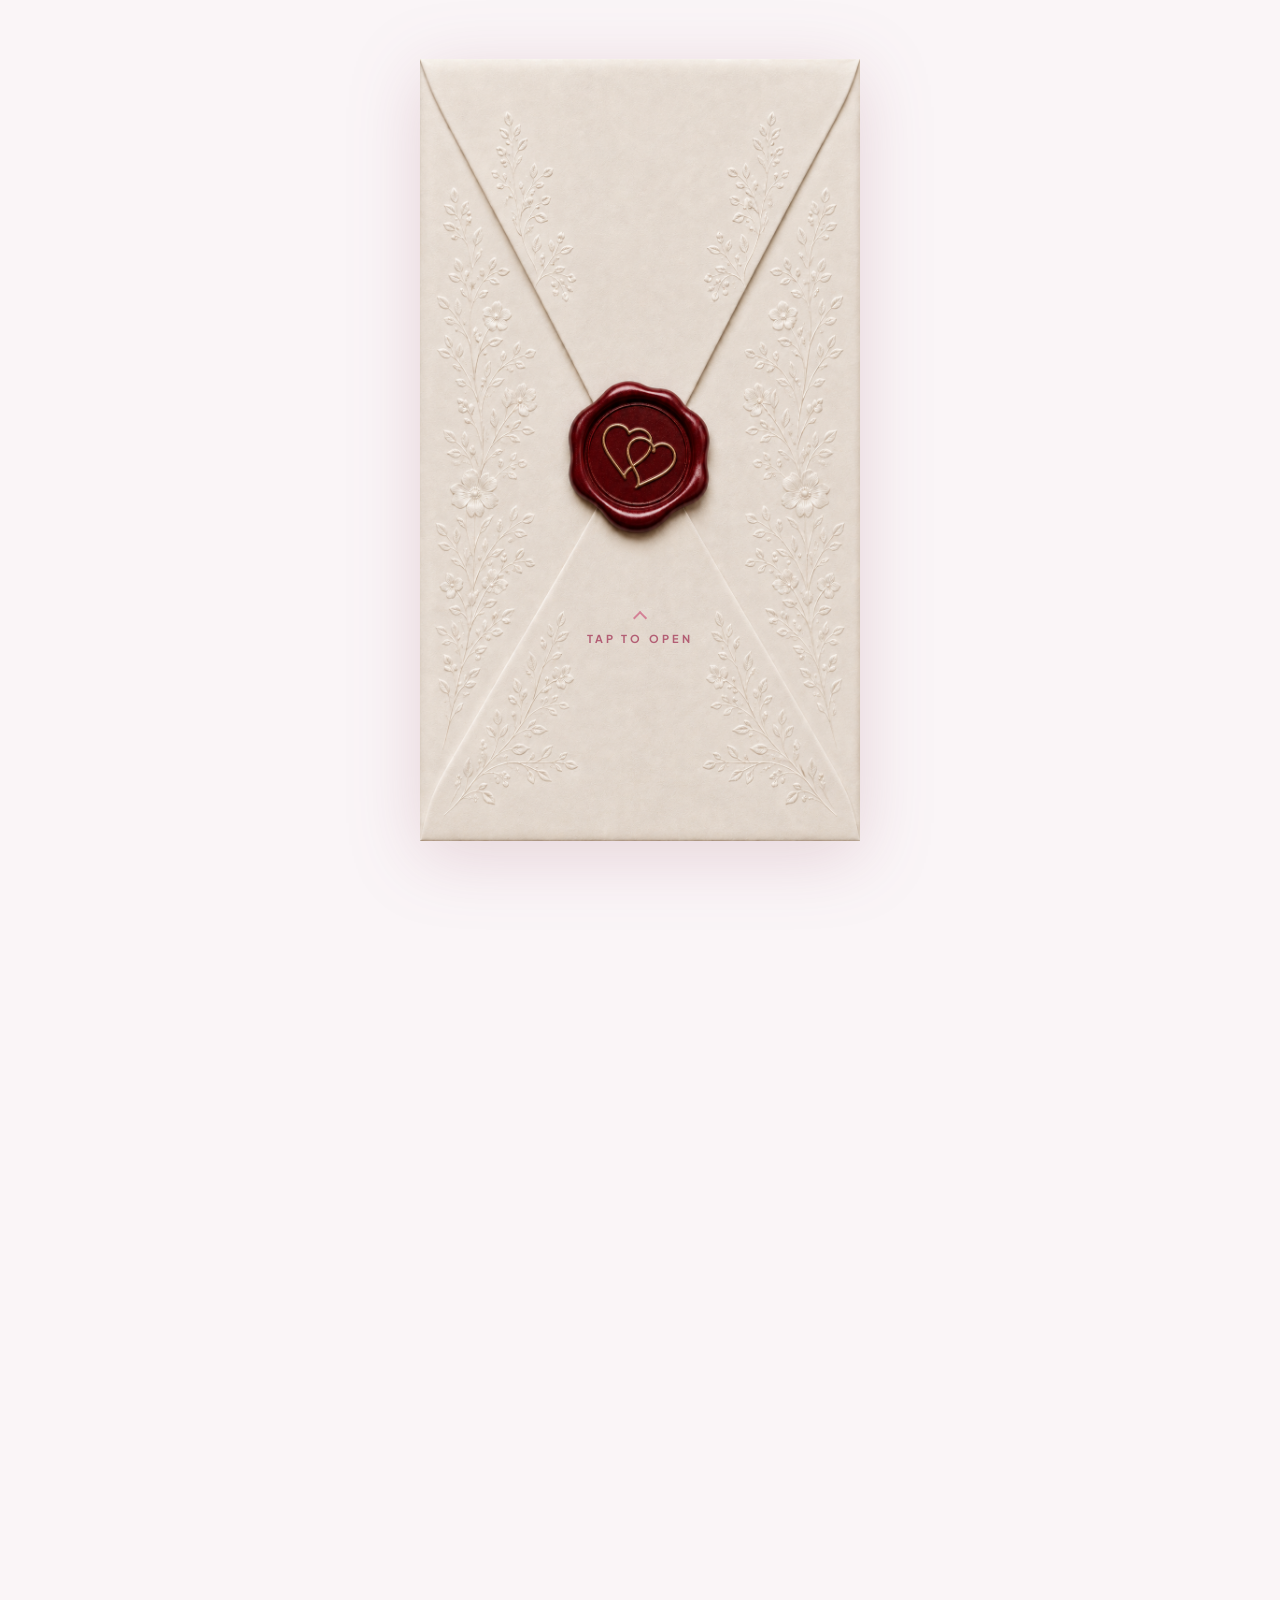
<file: index.html>
<!DOCTYPE html>
<html lang="en">
<head>
  <meta charset="utf-8" />
  <meta http-equiv="Content-Type" content="text/html; charset=utf-8" />
  <meta name="viewport" content="width=device-width, initial-scale=1.0" />
  
  <title>Bhavya &amp; Sanyam | Wedding Celebration · November 2026</title>
  
  <!-- Primary Meta Tags -->
  <meta name="title" content="Bhavya &amp; Sanyam | Wedding Celebration" />
  <meta name="description" content="Bhavya &amp; Sanyam joyfully invite you to celebrate their auspicious wedding union on 26th November 2026 at Rivaya by Zion (Formerly Crossroad Banquets)." />
  <link rel="canonical" href="https://bhava-weds-sanyam.invitingyou.top/" />

  <!-- Open Graph / WhatsApp / Facebook / iMessage -->
  <meta property="og:type" content="website" />
  <meta property="og:site_name" content="Bhavya &amp; Sanyam Wedding" />
  <meta property="og:url" content="https://bhava-weds-sanyam.invitingyou.top/" />
  <meta property="og:title" content="Bhavya &amp; Sanyam | Wedding Celebration" />
  <meta property="og:description" content="Two souls, one eternal journey — join Bhavya &amp; Sanyam for their wedding celebrations on 26th November 2026 at Rivaya by Zion (Formerly Crossroad Banquets)." />
  <meta property="og:image" content="images/og-image.jpg" />
  <meta property="og:image:secure_url" content="images/og-image.jpg" />
  <meta property="og:image:type" content="image/jpeg" />
  <meta property="og:image:width" content="1200" />
  <meta property="og:image:height" content="630" />
  <meta property="og:image:alt" content="Bhavya &amp; Sanyam — Wedding Celebration, 26th November 2026" />
  <meta property="og:locale" content="en_IN" />

  <!-- Twitter Card Tags -->
  <meta name="twitter:card" content="summary_large_image" />
  <meta name="twitter:title" content="Bhavya &amp; Sanyam | Wedding Celebration" />
  <meta name="twitter:description" content="Two souls, one eternal journey — join Bhavya &amp; Sanyam for their wedding celebrations on 26th November 2026 at Rivaya by Zion (Formerly Crossroad Banquets)." />
  <meta name="twitter:image" content="images/og-image.jpg" />
  <meta name="twitter:image:alt" content="Bhavya &amp; Sanyam Wedding — 26th November 2026" />

  <link rel="image_src" href="images/og-image.jpg" />
  <meta name="format-detection" content="telephone=no" />

  <!-- Favicons & App Icons -->
  <link rel="icon" type="image/x-icon" href="favicon.ico" />
  <link rel="icon" type="image/svg+xml" href="images/favicon.svg" />
  <link rel="icon" type="image/png" sizes="32x32" href="images/favicon-32x32.png" />
  <link rel="icon" type="image/png" sizes="16x16" href="images/favicon-16x16.png" />
  <link rel="icon" type="image/png" sizes="48x48" href="images/favicon-48x48.png" />
  <link rel="apple-touch-icon" sizes="180x180" href="images/apple-touch-icon.png" />
  <link rel="manifest" href="site.webmanifest" />
  <meta name="theme-color" content="#D48296" />
  <meta name="msapplication-TileColor" content="#D48296" />

  <!-- Google Fonts & Font Awesome -->
  <link rel="preconnect" href="https://fonts.googleapis.com">
  <link rel="preconnect" href="https://fonts.gstatic.com" crossorigin>
  <link href="https://fonts.googleapis.com/css2?family=Alex+Brush&family=Cormorant+Garamond:ital,wght@0,400;0,500;0,600;0,700;1,400;1,600&family=Playfair+Display:ital,wght@0,400;0,500;0,600;0,700;1,400;1,600&family=Montserrat:wght@300;400;500;600;700&family=Plus+Jakarta+Sans:wght@300;400;500;600;700&display=swap" rel="stylesheet">
  <link rel="stylesheet" href="https://cdnjs.cloudflare.com/ajax/libs/font-awesome/6.5.1/css/all.min.css">

  <!-- Custom Pink & Grey Luxury Design System -->
  <link rel="stylesheet" type="text/css" href="css/custom.css">
</head>

<body class="envelope-active">

  <!-- Ambient Canvas for Floating Pearl & Blush Pink Dust -->
  <canvas id="ambient-canvas"></canvas>

  <!-- Background Music Track -->
  <audio id="weiAudio" loop preload="auto">
    <source src="music.mp3" type="audio/mp3">
  </audio>

  <!-- Interactive Wax Seal Envelope Overlay -->
  <div id="weiOverlay" aria-label="Wax Seal Wedding Invitation">
    <img id="weiImg" src="images/envelope_cover.png" alt="Bhavya &amp; Sanyam Wedding Invitation" draggable="false" />
    <div id="weiTapWrap">
      <div class="wei-chevron"></div>
      <div id="weiTapLabel">Tap to open</div>
    </div>
  </div>

  <!-- Wax Seal Video Reveal Animation -->
  <div id="weiVideoWrap" aria-label="Wax Seal Unveiling Video">
    <video id="weiVideo" src="media/wax_seal_opening.mp4" muted playsinline webkit-playsinline preload="auto"></video>
  </div>

  <!-- Floating Audio Toggle Button -->
  <div id="weiAudioBtn" title="Play / Pause Wedding Melody" aria-label="Toggle Wedding Music">
    <div class="audio-pulse-ring"></div>
    <svg id="weiIconPause" xmlns="http://www.w3.org/2000/svg" viewBox="0 0 24 24" style="display:block">
      <rect x="6" y="5" width="4" height="14" rx="1"/>
      <rect x="14" y="5" width="4" height="14" rx="1"/>
    </svg>
    <svg id="weiIconPlay" xmlns="http://www.w3.org/2000/svg" viewBox="0 0 24 24" style="display:none">
      <polygon points="5,3 19,12 5,21"/>
    </svg>
  </div>

  <!-- Main Wedding Invitation Web App -->
  <div class="wedding-invitation-app" id="main-content">

    <!-- Ambient Floating Petals -->
    <div class="floating-petals-container" aria-hidden="true">
      <img class="petal petal-1" src="images/cdn/noroot_4.png" alt="" />
      <img class="petal petal-2" src="images/cdn/noroot_5.png" alt="" />
      <img class="petal petal-3" src="images/cdn/noroot_7.png" alt="" />
      <img class="petal petal-4" src="images/cdn/noroot_9.png" alt="" />
    </div>

    <!-- SECTION 1: FIRST PAGE / HERO ANNOUNCEMENT -->
    <section class="romantic-section hero-section">
      <!-- Background Swans Video -->
      <video class="hero-video-bg" autoplay muted loop playsinline webkit-playsinline>
        <source src="media/Swans2.mov" type="video/mp4">
      </video>

      <!-- Corner Floral Bouquets -->
      <img class="hero-corner-floral top-left" src="images/cdn/noroot_3.png" alt="Floral Corner Bouquet" />
      <img class="hero-corner-floral top-right" src="images/cdn/noroot_2.png" alt="Floral Corner Bouquet" />

      <div class="hero-content">
        <!-- Ganesh Invocation (Moved downward for optimal balance & elegance) -->
        <div class="ganesh-invocation">
          <img class="ganesh-top-flourish" src="images/cdn/noroot_6.png" alt="Filigree Flourish" />
          <div class="ganesh-title">Shree Ganeshaya Namah</div>
          <div class="ganesh-sub">The Wedding Celebration Of</div>
        </div>

        <!-- Couple Names with Soft Script Typography -->
        <div class="couple-headline-wrap">
          <div class="couple-person groom-wrap">
            <div class="couple-headline">Bhavya</div>
          </div>
          <span class="ampersand">&amp;</span>
          <div class="couple-person bride-wrap">
            <div class="couple-headline">Sanyam</div>
          </div>
        </div>

        <!-- Sacred Blessing & Invitation Note (Date removed completely from First Page) -->
        <div class="sacred-blessing-wrap">
          <div class="sacred-blessing-title">Two Souls • Seven Sacred Vows</div>
          <div class="sacred-blessing-sub">One Eternal Journey of Love</div>
          <p class="invitation-letter">
            Bhavya &amp; Sanyam joyfully invite you and your family to grace the auspicious wedding celebrations and bestow your heartfelt blessings as they begin their sacred journey together.
          </p>
          <img class="ornament-divider" src="images/cdn/noroot_6.png" alt="Flourish Divider" />
        </div>
      </div>
    </section>

    <!-- SECTION 2: COUNTDOWN & SCRATCH-TO-REVEAL DATE -->
    <section class="countdown-section">
      <div class="countdown-header">The Celebration Begins In</div>

      <div id="countdownContainer">
        <div class="time-block">
          <div class="number-wrap"><span class="number" id="days">00</span></div>
          <div class="time-label">Days</div>
        </div>
        <span class="time-colon">:</span>
        <div class="time-block">
          <div class="number-wrap"><span class="number" id="hours">00</span></div>
          <div class="time-label">Hours</div>
        </div>
        <span class="time-colon">:</span>
        <div class="time-block">
          <div class="number-wrap"><span class="number" id="minutes">00</span></div>
          <div class="time-label">Mins</div>
        </div>
        <span class="time-colon">:</span>
        <div class="time-block">
          <div class="number-wrap"><span class="number" id="seconds">00</span></div>
          <div class="time-label">Secs</div>
        </div>
      </div>

      <!-- Interactive Scratch-to-Reveal Card (Updated Venue: Rivaya by Zion (Formerly Crossroad Banquets)) -->
      <div class="scratch-date-wrap" id="scratch-date-container">
        <div class="scratch-card-body">
          <div class="scratch-revealed-content">
            <span class="revealed-day">Thursday, 26 Nov 2026</span>
            <span class="revealed-sub">Rivaya by Zion (Formerly Crossroad Banquets)</span>
          </div>
          <canvas id="scratch-canvas"></canvas>
        </div>
        <div id="scratch-hint" class="scratch-hint">
          <span class="scratch-hint-pill"><i class="fa-solid fa-wand-magic-sparkles"></i> Scratch the soft foil to reveal wedding day</span>
        </div>
      </div>
    </section>

    <!-- SECTION 3: THE BEAUTIFUL COUPLE (Single Unified Photo Section) -->
    <section class="romantic-section couple-section" id="couple">
      <!-- Decorative Floral Corner Accents -->
      <img class="section-corner-floral top-left" src="images/cdn/noroot_3.png" alt="Floral Bouquet" />
      <img class="section-corner-floral top-right" src="images/cdn/noroot_2.png" alt="Floral Bouquet" />

      <div class="couple-section-inner">
        <h2 class="section-title">The Beautiful Couple</h2>
        <img class="section-heading-flourish" src="images/cdn/noroot_6.png" alt="Flourish Divider" />
        
        <p class="couple-romantic-quote">
          &ldquo;Destined by the stars, united by seven sacred vows &amp; eternal love&rdquo;
        </p>

        <!-- Single Central Black-and-White Couple Photo (assets/2.jpeg) -->
        <div class="couple-single-photo-wrap">
          <div class="couple-photo-frame">
            <div class="frame-shimmer-overlay"></div>
            <img class="couple-single-img" src="assets/2.jpeg" alt="Bhavya &amp; Sanyam" />
            <div class="photo-inner-border"></div>
          </div>
          
          <div class="couple-identity-card">
            <div class="couple-title-script">Bhavya &amp; Sanyam</div>
            <div class="couple-subtitle-tag">Two Hearts • One Soul • Forever</div>
          </div>
        </div>

        <!-- Interactive Petal & Blessings Shower Bar -->
        <div class="couple-blessing-bar">
          <button class="btn-shower-blessings" id="btn-shower-blessings" type="button" aria-label="Shower Petals and Blessings">
            <span class="shower-icon"><i class="fa-solid fa-heart beating-heart"></i></span>
            <span class="shower-text">Shower Petals &amp; Blessings</span>
            <span class="shower-counter-pill"><span id="blessing-count">452</span> showered</span>
          </button>
          <p class="blessing-hint">Tap to shower soft rose petals &amp; gentle stardust over the couple</p>
        </div>
      </div>
    </section>

    <!-- SECTION 4: SCHEDULE OF EVENTS (Wax & Seal / Lotus Flower Scrolling Design) -->
    <section class="romantic-section schedule-section" id="events">
      <!-- Decorative Floral Corner Accents -->
      <img class="section-corner-floral top-left" src="images/cdn/noroot_3.png" alt="Floral Bouquet" />
      <img class="section-corner-floral top-right" src="images/cdn/noroot_2.png" alt="Floral Bouquet" />

      <!-- Schedule Header with Wing Accents from Original Template -->
      <div class="schedule-header-wrap">
        <img class="schedule-flourish-wing left" src="images/cdn/left-element_1.png" alt="" />
        <h2 class="section-title">Schedule of Events</h2>
        <img class="schedule-flourish-wing right" src="images/cdn/right-element_1.png" alt="" />
      </div>
      
      <div class="section-subtitle schedule-date-subtitle">Auspicious Wedding Ceremonies • <span class="schedule-date-highlight">26th November 2026</span></div>

      <!-- Lotus Flower Scrolling Timeline Architecture -->
      <div class="lotus-timeline-container" id="lotusTimeline">
        
        <!-- Central Timeline Vertical Line -->
        <div class="timeline-track-line" id="timelineTrackLine"></div>

        <!-- Movable Rose / Lotus Flower Element -->
        <div class="scrolling-lotus-wrap" id="scrollingLotus" title="Drag to move rose or click any event" aria-label="Movable Rose Timeline Tracker">
          <img class="lotus-flower-img" src="images/cdn/rose_-_Copy.png" alt="Rose Flower" draggable="false" />
          <div class="lotus-halo-pulse"></div>
        </div>

        <!-- Event Nodes List -->
        <div class="timeline-events-list">

          <!-- Event 1: Baraat Swagat -->
          <div class="lotus-event-row event-row-left" data-index="0">
            <div class="event-name-card">
              <span class="event-name-text">Baraat Swagat</span>
              <span class="event-time">11:00 AM</span>
            </div>
            <div class="event-timeline-node">
              <div class="node-inner-dot"></div>
            </div>
            <div class="event-empty-spacer"></div>
          </div>

          <!-- Event 2: Jaimala Ceremony -->
          <div class="lotus-event-row event-row-right" data-index="1">
            <div class="event-empty-spacer"></div>
            <div class="event-timeline-node">
              <div class="node-inner-dot"></div>
            </div>
            <div class="event-name-card">
              <span class="event-name-text">Jaimala Ceremony</span>
              <span class="event-time">11:30 AM</span>
            </div>
          </div>

          <!-- Event 3: Royal Lunch -->
          <div class="lotus-event-row event-row-left" data-index="2">
            <div class="event-name-card">
              <span class="event-name-text">Royal Lunch</span>
              <span class="event-time">1:00 PM</span>
            </div>
            <div class="event-timeline-node">
              <div class="node-inner-dot"></div>
            </div>
            <div class="event-empty-spacer"></div>
          </div>

          <!-- Event 4: Sacred Pheras -->
          <div class="lotus-event-row event-row-right" data-index="3">
            <div class="event-empty-spacer"></div>
            <div class="event-timeline-node">
              <div class="node-inner-dot"></div>
            </div>
            <div class="event-name-card">
              <span class="event-name-text">Sacred Pheras</span>
              <span class="event-time">3:00 PM</span>
            </div>
          </div>

          <!-- Event 5: Doli & Vidai -->
          <div class="lotus-event-row event-row-left" data-index="4">
            <div class="event-name-card">
              <span class="event-name-text">Doli &amp; Vidai</span>
              <span class="event-time">6:00 PM</span>
            </div>
            <div class="event-timeline-node">
              <div class="node-inner-dot"></div>
            </div>
            <div class="event-empty-spacer"></div>
          </div>

        </div>

      </div>
    </section>

    <!-- SECTION 5: THE WEDDING VENUE (Rivaya by Zion (Formerly Crossroad Banquets)) -->
    <section class="romantic-section venue-section" id="venue">
      <h2 class="section-title">The Wedding Venue</h2>
      <img class="section-heading-flourish" src="images/cdn/noroot_6.png" alt="Flourish Divider" />
      <div class="section-subtitle">Rivaya by Zion (Formerly Crossroad Banquets) • 26th November 2026</div>

      <img class="venue-artwork" src="images/cdn/ChatGPT_Image_May_25.png" alt="Wedding Mandap Arch" />

      <div class="venue-name">Rivaya by Zion (Formerly Crossroad Banquets)</div>
      <a href="https://share.google/L2IBofkHeooDr6lvQ" target="_blank" rel="noopener noreferrer" class="venue-address venue-address-link" title="Open Google Maps Location">
        <i class="fa-solid fa-location-dot"></i> Grand Wedding Celebrations • Delhi-NCR
      </a>

      <!-- Google Map Preview Card -->
      <div class="venue-map-preview-card">
        <div class="venue-map-preview-header">
          <span class="map-preview-tag"><i class="fa-solid fa-map-location-dot"></i> Google Maps Navigation</span>
          <a href="https://share.google/L2IBofkHeooDr6lvQ" target="_blank" rel="noopener noreferrer" class="map-direct-link" title="Open Full Google Maps">
            <i class="fa-solid fa-arrow-up-right-from-square"></i> Open Map
          </a>
        </div>
        <div class="venue-map-iframe-container">
          <iframe 
            title="Google Map preview for Rivaya by Zion (Formerly Crossroad Banquets)"
            src="https://maps.google.com/maps?q=Crossroads+Banquets+Conventions,+Maruti+Kunj+Chowk,+Bhondsi,+Gurugram&t=&z=15&ie=UTF8&iwloc=&output=embed"
            loading="lazy" 
            allowfullscreen="" 
            referrerpolicy="no-referrer-when-downgrade">
          </iframe>
        </div>
      </div>

      <div class="actions-wrap">
        <a href="https://share.google/L2IBofkHeooDr6lvQ" target="_blank" rel="noopener noreferrer" class="romantic-btn btn-pink">
          <i class="fa-solid fa-diamond-turn-right"></i>
          Get Directions
        </a>

        <a href="https://calendar.google.com/calendar/render?action=TEMPLATE&text=Bhavya%20%26%20Sanyam%20Wedding&dates=20261126T110000/20261126T190000&details=Join%20us%20for%20the%20wedding%20celebrations%20of%20Bhavya%20%26%20Sanyam%20at%20Rivaya%20by%20Zion%20(Formerly%20Crossroad%20Banquets).%0A%0ALocation:%20https://share.google/L2IBofkHeooDr6lvQ&location=Rivaya%20by%20Zion%20(Formerly%20Crossroad%20Banquets)" target="_blank" rel="noopener noreferrer" class="romantic-btn btn-grey">
          <i class="fa-regular fa-calendar-plus"></i>
          Add to Calendar
        </a>
      </div>
    </section>

    <!-- SECTION 6: WARM BLESSINGS & DRESS CODE -->
    <section class="romantic-section notes-section">
      <div class="notes-cards-grid">
        <!-- Card 1: Warm Blessings -->
        <div class="note-card">
          <img class="card-corner-vine left" src="images/cdn/noroot_14.png" alt="Floral Vine" />
          <img class="card-corner-vine right" src="images/cdn/noroot_10.png" alt="Floral Vine" />
          <div class="note-card-title">Warm Blessings</div>
          <p class="note-card-text">
            Your gracious presence and heartfelt blessings are the greatest gifts we treasure.
          </p>
        </div>
      </div>
    </section>

    <!-- SECTION 7: INVITESTORY FOOTER BRANDING -->
    <footer class="invitestory-footer">
      <div class="footer-closing-note">We Look Forward to Celebrating With You!</div>
      <img class="footer-flourish" src="images/cdn/noroot_6.png" alt="Flourish Divider" />
      <div class="footer-signature">Designed with love by InviteStory</div>
      <a href="https://www.instagram.com/invitestory.in/" target="_blank" rel="noopener noreferrer" class="footer-insta-link" title="Follow InviteStory on Instagram">
        <svg viewBox="0 0 24 24">
          <path d="M12 2.163c3.204 0 3.584.012 4.85.07 3.252.148 4.771 1.691 4.919 4.919.058 1.265.069 1.645.069 4.849 0 3.205-.012 3.584-.069 4.849-.149 3.225-1.664 4.771-4.919 4.919-1.266.058-1.644.07-4.85.07-3.204 0-3.584-.012-4.849-.07-3.26-.149-4.771-1.699-4.919-4.92-.058-1.265-.07-1.644-.07-4.849 0-3.204.013-3.583.07-4.849.149-3.227 1.664-4.771 4.919-4.919 1.266-.057 1.645-.069 4.849-.069zm0-2.163c-3.259 0-3.667.014-4.947.072-4.358.2-6.78 2.618-6.98 6.98-.059 1.281-.073 1.689-.073 4.948 0 3.259.014 3.668.072 4.948.2 4.358 2.618 6.78 6.98 6.98 1.281.058 1.689.072 4.948.072 3.259 0 3.668-.014 4.948-.072 4.354-.2 6.782-2.618 6.979-6.98.059-1.28.073-1.689.073-4.948 0-3.259-.014-3.667-.072-4.947-.196-4.354-2.617-6.78-6.979-6.98-1.281-.059-1.69-.073-4.949-.073zm0 5.838c-3.403 0-6.162 2.759-6.162 6.162s2.759 6.163 6.162 6.163 6.162-2.759 6.162-6.163c0-3.403-2.759-6.162-6.162-6.162zm0 10.162c-2.209 0-4-1.79-4-4 0-2.209 1.791-4 4-4s4 1.791 4 4c0 2.21-1.791 4-4 4zm6.406-11.845c-.796 0-1.441.645-1.441 1.44s.645 1.44 1.441 1.44c.795 0 1.439-.645 1.439-1.44s-.644-1.44-1.439-1.44z"/>
      </svg>
      @invitestory.in
    </a>
    <div class="copyright-note">&copy; 2026 Bhavya &amp; Sanyam • All Rights Reserved</div>
  </footer>

</div>

<!-- Interactive Engine -->
<script src="app.js"></script>

</body>
</html>
</file>
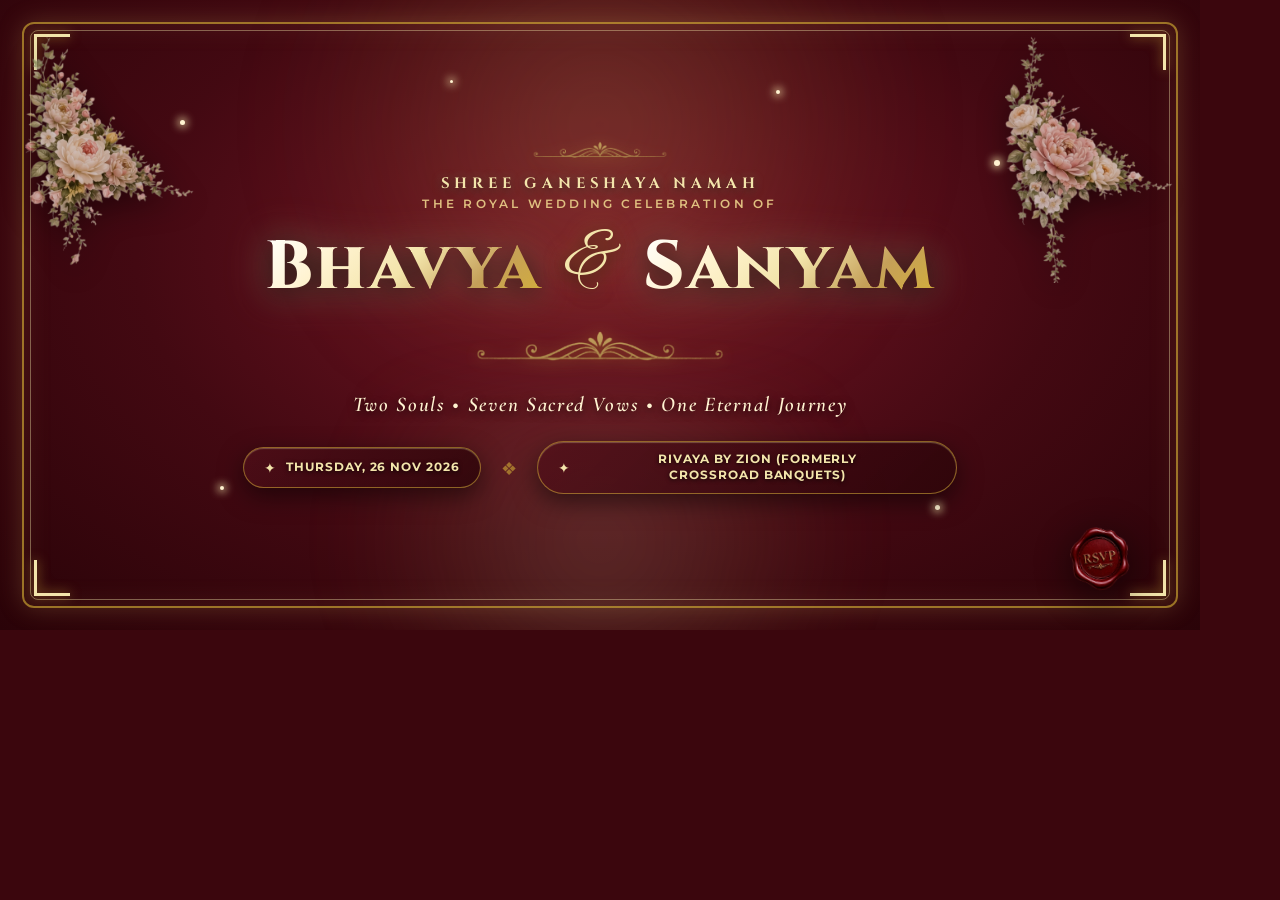
<file: og_preview.html>
<!DOCTYPE html>
<html lang="en">
<head>
  <meta charset="utf-8" />
  <title>Bhavya &amp; Sanyam — Open Graph Banner</title>
  <link rel="preconnect" href="https://fonts.googleapis.com">
  <link rel="preconnect" href="https://fonts.gstatic.com" crossorigin>
  <link href="https://fonts.googleapis.com/css2?family=Cinzel:wght@500;600;700;800;900&family=Playfair+Display:ital,wght@0,600;0,700;1,400;1,600&family=Cormorant+Garamond:ital,wght@0,500;0,600;0,700;1,500;1,600&family=Montserrat:wght@400;500;600;700&family=Alex+Brush&display=swap" rel="stylesheet">
  <style>
    * {
      box-sizing: border-box;
      margin: 0;
      padding: 0;
    }
    html, body {
      width: 1200px;
      height: 630px;
      overflow: hidden;
      background-color: #3b060d;
      font-family: 'Playfair Display', Georgia, serif;
      -webkit-font-smoothing: antialiased;
    }

    .og-card {
      position: relative;
      width: 1200px;
      height: 630px;
      background: 
        radial-gradient(ellipse at 50% 40%, rgba(122, 23, 39, 0.95) 0%, rgba(67, 9, 18, 0.98) 55%, #2a0308 100%);
      display: flex;
      flex-direction: column;
      align-items: center;
      justify-content: center;
      padding: 40px 60px;
      color: #F9F0E0;
      text-align: center;
      overflow: hidden;
    }

    /* Ambient Gold Shimmer & Bokeh Circles */
    .ambient-glow-1 {
      position: absolute;
      top: -100px;
      left: 50%;
      transform: translateX(-50%);
      width: 800px;
      height: 450px;
      background: radial-gradient(circle, rgba(197, 160, 89, 0.22) 0%, rgba(140, 103, 33, 0.08) 50%, transparent 70%);
      pointer-events: none;
      filter: blur(40px);
    }
    .ambient-glow-2 {
      position: absolute;
      bottom: -60px;
      left: 50%;
      transform: translateX(-50%);
      width: 700px;
      height: 300px;
      background: radial-gradient(circle, rgba(243, 229, 171, 0.15) 0%, rgba(197, 160, 89, 0.05) 50%, transparent 70%);
      pointer-events: none;
      filter: blur(30px);
    }

    /* Outer Royal Borders */
    .outer-border {
      position: absolute;
      top: 22px;
      left: 22px;
      right: 22px;
      bottom: 22px;
      border: 2px solid rgba(212, 175, 55, 0.65);
      border-radius: 12px;
      pointer-events: none;
      box-shadow: 
        inset 0 0 30px rgba(197, 160, 89, 0.12),
        0 0 25px rgba(197, 160, 89, 0.25);
    }
    .inner-border {
      position: absolute;
      top: 30px;
      left: 30px;
      right: 30px;
      bottom: 30px;
      border: 1px solid rgba(243, 229, 171, 0.4);
      border-radius: 8px;
      pointer-events: none;
    }

    /* Ornate Corner Brackets */
    .corner-bracket {
      position: absolute;
      width: 36px;
      height: 36px;
      border-color: #F3E5AB;
      border-style: solid;
      pointer-events: none;
      filter: drop-shadow(0 0 6px rgba(212, 175, 55, 0.7));
    }
    .corner-tl { top: 34px; left: 34px; border-width: 3px 0 0 3px; }
    .corner-tr { top: 34px; right: 34px; border-width: 3px 3px 0 0; }
    .corner-bl { bottom: 34px; left: 34px; border-width: 0 0 3px 3px; }
    .corner-br { bottom: 34px; right: 34px; border-width: 0 3px 3px 0; }

    /* Corner Floral Accents */
    .floral-corner {
      position: absolute;
      width: 170px;
      height: auto;
      opacity: 0.75;
      pointer-events: none;
      filter: drop-shadow(0 8px 16px rgba(0, 0, 0, 0.6));
    }
    .floral-tl { top: 25px; left: 25px; }
    .floral-tr { top: 25px; right: 25px; transform: scaleX(-1); }

    /* Wax Seal Badge */
    .wax-seal {
      position: absolute;
      bottom: 38px;
      right: 55px;
      width: 90px;
      height: auto;
      filter: drop-shadow(0 8px 20px rgba(0,0,0,0.7));
      transform: rotate(-8deg);
      opacity: 0.92;
    }

    /* Content Area */
    .content {
      position: relative;
      z-index: 10;
      display: flex;
      flex-direction: column;
      align-items: center;
      justify-content: center;
      max-width: 960px;
    }

    /* Ganesh Invocation */
    .ganesh-wrap {
      display: flex;
      flex-direction: column;
      align-items: center;
      margin-bottom: 8px;
    }
    .ganesh-flourish {
      width: 140px;
      height: auto;
      opacity: 0.9;
      margin-bottom: 6px;
      filter: drop-shadow(0 2px 8px rgba(212, 175, 55, 0.5));
    }
    .ganesh-text {
      font-family: 'Cinzel', serif;
      font-size: 15px;
      font-weight: 700;
      letter-spacing: 0.32em;
      text-transform: uppercase;
      color: #F3E5AB;
      text-shadow: 0 2px 10px rgba(0, 0, 0, 0.8), 0 0 12px rgba(243, 229, 171, 0.4);
    }
    .celebration-label {
      font-family: 'Montserrat', sans-serif;
      font-size: 11.5px;
      font-weight: 600;
      letter-spacing: 0.28em;
      text-transform: uppercase;
      color: #dfbf80;
      margin-top: 3px;
    }

    /* Couple Names */
    .couple-title-row {
      display: flex;
      align-items: center;
      justify-content: center;
      gap: 22px;
      margin: 12px 0 10px 0;
    }
    .couple-name {
      font-family: 'Cinzel', serif;
      font-size: 68px;
      font-weight: 800;
      letter-spacing: 0.04em;
      background: linear-gradient(135deg, #FFFFFF 0%, #FFF3D1 25%, #F3E5AB 50%, #C5A059 75%, #D4AF37 100%);
      -webkit-background-clip: text;
      -webkit-text-fill-color: transparent;
      filter: drop-shadow(0 4px 14px rgba(0, 0, 0, 0.9)) drop-shadow(0 0 18px rgba(243, 229, 171, 0.35));
      line-height: 1.1;
    }
    .ampersand {
      font-family: 'Alex Brush', cursive;
      font-size: 76px;
      color: #F3E5AB;
      line-height: 0.8;
      text-shadow: 0 4px 15px rgba(0, 0, 0, 0.9), 0 0 20px rgba(212, 175, 55, 0.6);
      transform: translateY(-4px);
    }

    /* Gold Divider */
    .divider-img {
      width: 260px;
      height: auto;
      margin: 4px 0 14px 0;
      opacity: 0.95;
      filter: drop-shadow(0 2px 8px rgba(212, 175, 55, 0.5));
    }

    /* Sacred Tagline */
    .sacred-tagline {
      font-family: 'Cormorant Garamond', Georgia, serif;
      font-style: italic;
      font-size: 21px;
      font-weight: 600;
      letter-spacing: 0.08em;
      color: #FFF3D1;
      text-shadow: 0 2px 8px rgba(0, 0, 0, 0.8);
      margin-bottom: 20px;
    }

    /* Details Pill / Badges */
    .details-container {
      display: flex;
      align-items: center;
      justify-content: center;
      gap: 20px;
      margin-top: 4px;
    }
    .badge {
      display: flex;
      align-items: center;
      gap: 10px;
      background: linear-gradient(135deg, rgba(80, 15, 25, 0.75) 0%, rgba(45, 5, 10, 0.85) 100%);
      border: 1.5px solid rgba(212, 175, 55, 0.55);
      border-radius: 50px;
      padding: 10px 20px;
      box-shadow: 0 8px 24px rgba(0, 0, 0, 0.5), inset 0 1px 1px rgba(243, 229, 171, 0.3);
      max-width: 420px;
    }
    .badge-icon {
      color: #F3E5AB;
      font-size: 14px;
    }
    .badge-text {
      font-family: 'Montserrat', sans-serif;
      font-size: 11.5px;
      font-weight: 600;
      letter-spacing: 0.08em;
      text-transform: uppercase;
      color: #FFFFFF;
      text-shadow: 0 1px 4px rgba(0, 0, 0, 0.8);
      text-wrap: balance;
      line-height: 1.35;
      text-align: center;
    }
    .badge-highlight {
      color: #F3E5AB;
      font-weight: 700;
    }

    .badge-separator {
      color: rgba(212, 175, 55, 0.6);
      font-size: 18px;
    }

    /* Gold Sparkle Dots */
    .sparkle {
      position: absolute;
      width: 4px;
      height: 4px;
      border-radius: 50%;
      background-color: #FFF3D1;
      box-shadow: 0 0 8px 2px rgba(243, 229, 171, 0.9);
      pointer-events: none;
    }
    .sp-1 { top: 120px; left: 180px; width: 5px; height: 5px; }
    .sp-2 { top: 160px; right: 200px; width: 6px; height: 6px; }
    .sp-3 { bottom: 140px; left: 220px; width: 4px; height: 4px; }
    .sp-4 { bottom: 120px; right: 260px; width: 5px; height: 5px; }
    .sp-5 { top: 80px; left: 450px; width: 3px; height: 3px; }
    .sp-6 { top: 90px; right: 420px; width: 4px; height: 4px; }
  </style>
</head>
<body>

  <div class="og-card">
    <!-- Ambient Lighting -->
    <div class="ambient-glow-1"></div>
    <div class="ambient-glow-2"></div>

    <!-- Outer & Inner Golden Borders -->
    <div class="outer-border"></div>
    <div class="inner-border"></div>

    <!-- Ornate Corners -->
    <div class="corner-bracket corner-tl"></div>
    <div class="corner-bracket corner-tr"></div>
    <div class="corner-bracket corner-bl"></div>
    <div class="corner-bracket corner-br"></div>

    <!-- Floral Corner Accents -->
    <img class="floral-corner floral-tl" src="images/cdn/noroot_3.png" alt="" />
    <img class="floral-corner floral-tr" src="images/cdn/noroot_2.png" alt="" />

    <!-- Wax Seal Accent -->
    <img class="wax-seal" src="images/cdn/wax_seal_1.png" alt="Royal Wax Seal" />

    <!-- Sparkles -->
    <div class="sparkle sp-1"></div>
    <div class="sparkle sp-2"></div>
    <div class="sparkle sp-3"></div>
    <div class="sparkle sp-4"></div>
    <div class="sparkle sp-5"></div>
    <div class="sparkle sp-6"></div>

    <!-- Main Banner Content -->
    <div class="content">
      <div class="ganesh-wrap">
        <img class="ganesh-flourish" src="images/cdn/noroot_6.png" alt="" />
        <div class="ganesh-text">Shree Ganeshaya Namah</div>
        <div class="celebration-label">The Royal Wedding Celebration Of</div>
      </div>

      <div class="couple-title-row">
        <div class="couple-name">Bhavya</div>
        <div class="ampersand">&amp;</div>
        <div class="couple-name">Sanyam</div>
      </div>

      <img class="divider-img" src="images/cdn/noroot_6.png" alt="" />

      <div class="sacred-tagline">
        Two Souls • Seven Sacred Vows • One Eternal Journey
      </div>

      <div class="details-container">
        <div class="badge">
          <span class="badge-icon">✦</span>
          <span class="badge-text"><span class="badge-highlight">Thursday, 26 Nov 2026</span></span>
        </div>
        <span class="badge-separator">❖</span>
        <div class="badge">
          <span class="badge-icon">✦</span>
          <span class="badge-text"><span class="badge-highlight">Rivaya by Zion (Formerly Crossroad Banquets)</span></span>
        </div>
      </div>
    </div>
  </div>

</body>
</html>
</file>
<file: css/custom.css>
/* ==========================================================================
   BHAVYA & SANYAM WEDDING INVITATION — PINK & GREY LUXURY DESIGN SYSTEM
   Soft, Romantic, Sophisticated Wedding Aesthetic
   ========================================================================== */

@import url('https://fonts.googleapis.com/css2?family=Alex+Brush&family=Cormorant+Garamond:ital,wght@0,400;0,500;0,600;0,700;1,400;1,600&family=Noto+Serif+Devanagari:wght@400;500;600;700&family=Playfair+Display:ital,wght@0,400;0,500;0,600;0,700;1,400;1,600&family=Montserrat:wght@300;400;500;600;700&family=Plus+Jakarta+Sans:wght@300;400;500;600;700&display=swap');

:root {
  /* Soft Pink & Grey Luxury Palette */
  --theme-pink-primary: #D48296;        /* Soft dusty blush rose */
  --theme-pink-light: #F7E4E9;          /* Softest petal pink */
  --theme-pink-lighter: #FCF4F6;        /* Whisper of blush / card bg */
  --theme-pink-deep: #B35E74;           /* Deep elegant rose */
  --theme-pink-dark: #8C3D52;           /* Romantic plum-rose */
  --theme-pink-accent: #E8A598;         /* Warm blush peach */
  
  --theme-grey-dark: #3A3236;           /* Deep charcoal-mauve slate */
  --theme-grey-medium: #685C62;         /* Sophisticated mauve-grey */
  --theme-grey-light: #9E9197;          /* Soft muted slate grey */
  --theme-grey-border: #D8CFD3;         /* Delicate grey border */
  --theme-grey-line: #BFAEB5;           /* Timeline track line */
  
  --theme-bg-body: #FAF5F7;             /* Soft off-white blush ivory */
  --theme-bg-card: rgba(255, 255, 255, 0.95);
  --theme-bg-alt: #F4ECEF;              /* Soft mauve-pink container */
  
  --pink-gradient: linear-gradient(135deg, #D48296 0%, #EAAAB9 50%, #C27285 100%);
  --grey-gradient: linear-gradient(135deg, #5A4D53 0%, #7E6F76 50%, #4A3E44 100%);
  --rose-grey-gradient: linear-gradient(135deg, #8C3D52 0%, #D48296 50%, #5A4D53 100%);
  --card-gradient: radial-gradient(circle at 50% 50%, rgba(255, 255, 255, 0.98) 0%, rgba(250, 245, 247, 0.94) 100%);
  --pink-glow: 0 14px 34px rgba(212, 130, 150, 0.22), 0 4px 14px rgba(0, 0, 0, 0.04);

  /* Typography */
  --font-script: 'Alex Brush', cursive;
  --font-serif: 'Playfair Display', Georgia, serif;
  --font-serif-luxury: 'Cormorant Garamond', Georgia, serif;
  --font-sans: 'Plus Jakarta Sans', -apple-system, BlinkMacSystemFont, 'Segoe UI', Roboto, sans-serif;
}

/* Base & Global Reset */
* {
  box-sizing: border-box;
  margin: 0;
  padding: 0;
}

html, body {
  scroll-behavior: smooth;
  background-color: var(--theme-bg-body);
  color: var(--theme-grey-dark);
  font-family: var(--font-serif);
  overflow-x: hidden;
  line-height: 1.65;
  -webkit-font-smoothing: antialiased;
}

body.envelope-active,
body.video-active {
  overflow: hidden !important;
  height: 100vh !important;
  touch-action: none;
}

body.envelope-active #main-content,
body.video-active #main-content,
body.envelope-active #weiAudioBtn,
body.video-active #weiAudioBtn {
  opacity: 0 !important;
  visibility: hidden !important;
  pointer-events: none !important;
}

#main-content {
  opacity: 1;
  visibility: visible;
  transition: opacity 1s cubic-bezier(0.25, 1, 0.5, 1), visibility 1s ease;
}

/* Ambient Canvas Particles */
#ambient-canvas {
  position: fixed;
  top: 0;
  left: 0;
  width: 100%;
  height: 100%;
  pointer-events: none;
  z-index: 10;
  opacity: 0.7;
}

/* Main Wrapper */
.wedding-invitation-app {
  max-width: 680px;
  margin: 0 auto;
  background: var(--theme-bg-body);
  min-height: 100vh;
  position: relative;
  box-shadow: 0 0 50px rgba(110, 90, 100, 0.12);
  overflow: hidden;
}

/* ==========================================================================
   1. WAX SEAL ROYALE ENVELOPE OVERLAY & VIDEO SEQUENCE
   ========================================================================== */
#weiOverlay {
  position: fixed;
  inset: 0;
  z-index: 99999;
  background-color: var(--theme-bg-body);
  display: flex;
  flex-direction: column;
  align-items: center;
  justify-content: center;
  cursor: pointer;
  -webkit-tap-highlight-color: transparent;
  user-select: none;
  transition: opacity 1.2s ease, visibility 1.2s ease;
}

#weiImg {
  width: 100%;
  max-width: 440px;
  display: block;
  object-fit: contain;
  filter: drop-shadow(0 15px 35px rgba(140, 61, 82, 0.18));
  transition: transform 0.4s ease;
}

#weiOverlay:hover #weiImg {
  transform: scale(1.015);
}

#weiTapWrap {
  position: absolute;
  bottom: 28%;
  left: 50%;
  transform: translateX(-50%);
  display: flex;
  flex-direction: column;
  align-items: center;
  gap: 7px;
  animation: weiTapIn 1.2s 0.8s both;
  pointer-events: none;
}

@keyframes weiTapIn {
  from { opacity: 0; transform: translateX(-50%) translateY(6px); }
  to   { opacity: 1; transform: translateX(-50%) translateY(0); }
}

#weiTapLabel {
  font-family: var(--font-sans);
  font-size: 11px;
  letter-spacing: 0.28em;
  text-transform: uppercase;
  color: var(--theme-pink-deep);
  animation: weiPulse 2.4s 1.6s ease-in-out infinite;
  white-space: nowrap;
  font-weight: 700;
}

@keyframes weiPulse {
  0%, 100% { opacity: 0.55; letter-spacing: 0.28em; }
  50%      { opacity: 1;    letter-spacing: 0.32em; }
}

.wei-chevron {
  width: 10px;
  height: 10px;
  border-right: 2px solid var(--theme-pink-primary);
  border-top: 2px solid var(--theme-pink-primary);
  transform: rotate(-45deg);
  animation: weiChevron 2.4s 1.9s ease-in-out infinite;
}

@keyframes weiChevron {
  0%, 100% { transform: rotate(-45deg) translate(0, 0); opacity: 0.6; }
  50%      { transform: rotate(-45deg) translate(3px, -3px); opacity: 1; }
}

/* Wax Seal Video Reveal */
#weiVideoWrap {
  position: fixed;
  inset: 0;
  z-index: 100000;
  display: flex;
  align-items: center;
  justify-content: center;
  background: var(--theme-bg-body);
  opacity: 0;
  transition: opacity 0.8s ease;
  pointer-events: none;
}

#weiVideoWrap.wei-video-in {
  opacity: 1;
  pointer-events: all;
}

#weiVideoWrap.wei-video-out {
  opacity: 0;
  transition: opacity 1.2s ease;
}

#weiVideo {
  width: 100%;
  max-width: 440px;
  display: block;
  object-fit: contain;
}

/* Floating Audio Player Widget */
#weiAudioBtn {
  position: fixed;
  bottom: 24px;
  right: 24px;
  width: 56px;
  height: 56px;
  background: var(--pink-gradient);
  border: 2px solid #FFFDF9;
  border-radius: 50%;
  display: flex;
  justify-content: center;
  align-items: center;
  z-index: 2147483647;
  cursor: pointer;
  box-shadow: 0 8px 24px rgba(212, 130, 150, 0.45), 0 0 16px rgba(232, 165, 180, 0.35);
  visibility: hidden;
  opacity: 0;
  transition: all 0.35s ease;
}

.audio-pulse-ring {
  position: absolute;
  inset: -6px;
  border-radius: 50%;
  border: 1.5px solid rgba(212, 130, 150, 0.6);
  animation: audioRingPulse 2s ease-out infinite;
  pointer-events: none;
}

@keyframes audioRingPulse {
  0%   { transform: scale(0.9); opacity: 0.8; }
  100% { transform: scale(1.35); opacity: 0; }
}

#weiAudioBtn:hover {
  transform: scale(1.08);
  box-shadow: 0 10px 28px rgba(179, 94, 116, 0.55), 0 0 22px rgba(247, 228, 233, 0.6);
}

#weiAudioBtn svg {
  width: 22px;
  height: 22px;
  fill: #FFFDF9;
}

/* Ambient Floating Petals in Background */
.floating-petals-container {
  position: absolute;
  inset: 0;
  overflow: hidden;
  pointer-events: none;
  z-index: 1;
}

.petal {
  position: absolute;
  pointer-events: none;
  opacity: 0.65;
  filter: drop-shadow(0 2px 6px rgba(212, 130, 150, 0.3));
}

.petal-1 { top: 8%; left: 6%; width: 26px; animation: petalDrift1 12s ease-in-out infinite; }
.petal-2 { top: 32%; right: 6%; width: 28px; animation: petalDrift2 14s 2s ease-in-out infinite; }
.petal-3 { top: 58%; left: 5%; width: 24px; animation: petalDrift1 13s 4s ease-in-out infinite; }
.petal-4 { top: 82%; right: 8%; width: 22px; animation: petalDrift2 15s 1s ease-in-out infinite; }


/* ==========================================================================
   2. HERO SECTION / FIRST PAGE
   ========================================================================== */
.hero-section {
  position: relative;
  padding: 75px 24px 50px;
  text-align: center;
  overflow: hidden;
}

.hero-video-bg {
  position: absolute;
  top: 0;
  left: 0;
  width: 100%;
  height: 100%;
  object-fit: cover;
  opacity: 0.16;
  pointer-events: none;
  z-index: 0;
}

/* Hero Floral Corner Bouquets */
.hero-corner-floral {
  position: absolute;
  width: 140px;
  height: auto;
  pointer-events: none;
  z-index: 1;
  filter: drop-shadow(0 6px 16px rgba(110, 90, 100, 0.14));
  opacity: 0.92;
}

.hero-corner-floral.top-left {
  top: 0;
  left: 0;
  animation: floralSwayLeft 6s ease-in-out infinite;
}

.hero-corner-floral.top-right {
  top: 0;
  right: 0;
  animation: floralSwayRight 6s ease-in-out infinite;
}

.hero-content {
  position: relative;
  z-index: 2;
}

/* Ganesh Invocation - Spaced gracefully downward */
.ganesh-invocation {
  margin-top: 15px;
  margin-bottom: 26px;
  animation: heroFadeIn 1.5s 0.2s ease backwards;
  background: radial-gradient(circle, rgba(232, 165, 180, 0.12) 0%, transparent 70%);
  border-radius: 20px;
  padding: 20px;
  display: inline-block;
  width: 100%;
  text-align: center;
}

.ganesh-top-flourish {
  width: 110px;
  height: auto;
  margin: 0 auto 12px;
  display: block;
  opacity: 0.85;
  filter: drop-shadow(0 2px 6px rgba(212, 130, 150, 0.25));
}

.ganesh-title {
  font-family: var(--font-serif-luxury);
  font-size: 24px;
  font-weight: 600;
  letter-spacing: 0.16em;
  text-transform: uppercase;
  color: var(--theme-pink-dark);
  background: var(--rose-grey-gradient);
  background-size: 200% 200%;
  -webkit-background-clip: text;
  -webkit-text-fill-color: transparent;
  animation: shimmerFlow 6s ease-in-out infinite;
  margin-bottom: 6px;
}

/* Guru Photo below invocation */
.ganesh-invocation {
  margin-top: 15px;
  margin-bottom: 26px;
  animation: heroFadeIn 1.5s 0.2s ease backwards;
  background: radial-gradient(circle, rgba(212, 130, 150, 0.15) 0%, rgba(247, 228, 233, 0.08) 60%, transparent 75%);
  border-radius: 24px;
  padding: 28px 24px 20px;
  display: inline-block;
  width: 100%;
  text-align: center;
  backdrop-filter: blur(4px);
}

.guru-photo {
  width: 310px;
  max-width: 90%;
  height: auto;
  aspect-ratio: 396 / 703;
  object-fit: contain;
  border-radius: 20px;
  border: 1px solid rgba(212, 130, 150, 0.25);
  box-shadow: 0 16px 45px rgba(140, 61, 82, 0.25), 0 0 25px rgba(232, 165, 180, 0.2);
  margin: 18px auto 0;
  display: block;
  transition: transform 0.4s ease, box-shadow 0.4s ease;
}

/* Guru Blessing Section with Transparent Image and Script Typography */
.guru-blessing-container {
  display: flex;
  flex-direction: column;
  align-items: center;
  justify-content: center;
  margin-bottom: 20px;
  padding: 16px 20px;
}

.guru-blessing-script {
  font-family: var(--font-script);
  font-size: 38px;
  font-weight: 400;
  line-height: 1.15;
  color: var(--theme-pink-dark);
  background: var(--rose-grey-gradient);
  -webkit-background-clip: text;
  -webkit-text-fill-color: transparent;
  filter: drop-shadow(0 2px 4px rgba(212, 130, 150, 0.15));
  margin: 8px auto 2px;
  text-align: center;
}

.guru-blessing-hindi-title {
  font-family: var(--font-script), 'Noto Serif Devanagari', var(--font-serif-luxury), Georgia, serif;
  font-size: 20px;
  font-weight: 600;
  line-height: 1.35;
  color: var(--theme-pink-dark);
  background: var(--rose-grey-gradient);
  -webkit-background-clip: text;
  -webkit-text-fill-color: transparent;
  letter-spacing: 0.05em;
  margin: 4px auto 2px;
  text-align: center;
}

.guru-blessing-hindi-name {
  font-family: var(--font-script), 'Noto Serif Devanagari', var(--font-serif-luxury), Georgia, serif;
  font-size: 25px;
  font-weight: 700;
  line-height: 1.35;
  color: var(--theme-pink-dark);
  background: var(--rose-grey-gradient);
  -webkit-background-clip: text;
  -webkit-text-fill-color: transparent;
  letter-spacing: 0.04em;
  margin: 2px auto 8px;
  text-align: center;
}

.guru-photo-wrap {
  position: relative;
  display: inline-block;
  margin: 6px auto;
}

.guru-photo-transparent {
  width: 210px;
  max-width: 82vw;
  height: auto;
  display: block;
  margin: 0 auto;
  background: transparent !important;
  border: none !important;
  border-radius: 0 !important;
  box-shadow: none !important;
  filter: drop-shadow(0 12px 28px rgba(212, 130, 150, 0.35));
  transition: transform 0.4s ease, filter 0.4s ease;
  animation: guruGentleFloat 4s ease-in-out infinite alternate;
}

@keyframes guruGentleFloat {
  0% { transform: translateY(0px); filter: drop-shadow(0 10px 24px rgba(212, 130, 150, 0.3)); }
  100% { transform: translateY(-5px); filter: drop-shadow(0 16px 32px rgba(140, 61, 82, 0.4)); }
}

.guru-photo-transparent:hover {
  transform: translateY(-6px) scale(1.03);
}

.guru-blessing-mantra {
  font-family: var(--font-script), 'Noto Serif Devanagari', var(--font-serif-luxury), Georgia, serif;
  font-size: 24px;
  font-weight: 700;
  line-height: 1.35;
  color: var(--theme-pink-dark);
  background: var(--rose-grey-gradient);
  -webkit-background-clip: text;
  -webkit-text-fill-color: transparent;
  letter-spacing: 0.08em;
  margin: 8px auto 4px;
  text-align: center;
}

@media screen and (max-width: 600px) {
  .guru-photo {
    width: 285px;
    max-width: 88vw;
    height: auto;
    border-radius: 18px;
    margin: 16px auto 0;
  }
  .guru-blessing-script {
    font-size: 30px;
  }
  .guru-blessing-hindi-title {
    font-size: 17px;
  }
  .guru-blessing-hindi-name {
    font-size: 21px;
  }
  .guru-photo-transparent {
    width: 165px;
  }
  .guru-blessing-mantra {
    font-size: 20px;
  }
}

.ganesh-sub {
  font-family: var(--font-serif);
  font-size: 13.5px;
  font-style: italic;
  letter-spacing: 0.18em;
  text-transform: uppercase;
  color: var(--theme-grey-medium);
  opacity: 0.92;
  font-weight: 500;
}

/* Couple Names with Soft Script Typography */
.couple-headline-wrap {
  margin: 22px 0 16px;
  animation: heroFadeIn 1.8s 0.5s ease backwards;
}

.couple-person {
  margin: 4px 0;
  display: flex;
  flex-direction: column;
  align-items: center;
}

.couple-headline {
  font-family: var(--font-script);
  font-size: 58px;
  font-weight: 400;
  line-height: 1.1;
  color: var(--theme-pink-dark);
  background: var(--rose-grey-gradient);
  -webkit-background-clip: text;
  -webkit-text-fill-color: transparent;
  filter: drop-shadow(0 2px 6px rgba(212, 130, 150, 0.15));
  padding: 0 10px;
}

.couple-parentage {
  font-family: var(--font-serif-luxury);
  font-size: 16px;
  font-weight: 500;
  letter-spacing: 0.03em;
  color: var(--theme-grey-medium);
  margin-top: 3px;
  line-height: 1.4;
  padding: 0 14px;
  max-width: 480px;
  text-align: center;
}

.ampersand {
  font-family: var(--font-serif);
  font-style: italic;
  font-weight: 400;
  font-size: 32px;
  color: var(--theme-pink-primary);
  display: block;
  margin: 4px 0;
  opacity: 0.9;
}

/* Sacred Blessings & Welcome Note */
.sacred-blessing-wrap {
  margin: 26px auto 10px;
  max-width: 520px;
  padding: 0 16px;
  animation: heroFadeIn 2.2s 1s ease backwards;
}

.sacred-blessing-title {
  font-family: var(--font-serif-luxury);
  font-size: 22px;
  font-weight: 600;
  letter-spacing: 0.1em;
  color: var(--theme-pink-dark);
  margin-bottom: 6px;
}

.sacred-blessing-sub {
  font-family: var(--font-serif);
  font-size: 18px;
  font-style: italic;
  color: var(--theme-grey-medium);
  margin-bottom: 18px;
}

.invitation-letter {
  font-family: var(--font-serif);
  font-size: 16.5px;
  line-height: 1.75;
  color: var(--theme-grey-dark);
  font-weight: 400;
}

.ornament-divider {
  width: 150px;
  height: auto;
  margin: 24px auto 0;
  display: block;
  opacity: 0.8;
  filter: drop-shadow(0 1px 4px rgba(212, 130, 150, 0.2));
}


/* ==========================================================================
   3. COUNTDOWN & SCRATCH DATE CARD
   ========================================================================== */
.countdown-section {
  background: var(--theme-bg-alt);
  padding: 48px 20px;
  border-top: 1px solid var(--theme-grey-border);
  border-bottom: 1px solid var(--theme-grey-border);
  text-align: center;
}

.countdown-header {
  font-family: var(--font-serif-luxury);
  font-size: 22px;
  font-weight: 600;
  letter-spacing: 0.12em;
  text-transform: uppercase;
  color: var(--theme-pink-dark);
  margin-bottom: 24px;
}

#countdownContainer {
  display: flex;
  justify-content: center;
  align-items: center;
  gap: 12px;
}

.time-block {
  text-align: center;
  background: #FFFDF9;
  border: 1.5px solid var(--theme-grey-border);
  border-radius: 12px;
  padding: 10px 14px;
  min-width: 70px;
  box-shadow: 0 6px 18px rgba(110, 90, 100, 0.08);
  transition: transform 0.3s ease, border-color 0.3s ease;
}

.time-block:hover {
  border-color: var(--theme-pink-primary);
  transform: translateY(-2px);
}

.number-wrap {
  overflow: hidden;
  height: 44px;
  display: flex;
  align-items: center;
  justify-content: center;
}

.number {
  font-size: 34px;
  font-family: var(--font-serif-luxury);
  font-weight: 700;
  line-height: 1;
  display: block;
  color: var(--theme-pink-dark);
  background: var(--rose-grey-gradient);
  background-size: 200% 100%;
  -webkit-background-clip: text;
  -webkit-text-fill-color: transparent;
}

.number.flip-out {
  transform: translateY(-60%);
  opacity: 0;
  transition: transform 0.5s ease, opacity 0.5s ease;
}

.number.flip-in {
  transform: translateY(60%);
  opacity: 0;
  transition: none;
}

.time-label {
  font-family: var(--font-sans);
  font-size: 10.5px;
  margin-top: 6px;
  font-weight: 600;
  color: var(--theme-grey-medium);
  text-transform: uppercase;
  letter-spacing: 0.1em;
}

.time-colon {
  font-family: var(--font-serif);
  font-size: 28px;
  color: var(--theme-pink-primary);
  margin-top: -12px;
  font-weight: 700;
}

/* Scratch Card */
.scratch-date-wrap {
  margin: 28px auto 0;
  max-width: 270px;
  text-align: center;
}

.scratch-card-body {
  position: relative;
  width: 250px;
  height: 68px;
  margin: 0 auto;
  border-radius: 10px;
  overflow: hidden;
  box-shadow: 0 6px 20px rgba(212, 130, 150, 0.18);
  border: 1.5px solid var(--theme-pink-primary);
  background: #FFFDF9;
}

.scratch-revealed-content {
  position: absolute;
  inset: 0;
  display: flex;
  flex-direction: column;
  align-items: center;
  justify-content: center;
  background: #FFFDF9;
  padding: 0 8px;
  text-align: center;
}

.revealed-day {
  font-family: var(--font-serif-luxury);
  font-size: 15px;
  font-weight: 700;
  color: var(--theme-pink-dark);
  letter-spacing: 0.06em;
}

.revealed-sub {
  font-family: var(--font-sans);
  font-size: 10px;
  color: var(--theme-grey-medium);
  font-weight: 600;
  margin-top: 2px;
  line-height: 1.32;
  text-wrap: balance;
  white-space: normal;
  word-wrap: break-word;
  max-width: 100%;
  letter-spacing: 0.02em;
}

#scratch-canvas {
  position: absolute;
  inset: 0;
  cursor: pointer;
  touch-action: none;
  transition: opacity 0.5s ease;
}

.scratch-hint {
  margin-top: 10px;
}

.scratch-hint-pill {
  display: inline-flex;
  align-items: center;
  gap: 6px;
  font-family: var(--font-sans);
  font-size: 11px;
  color: var(--theme-grey-medium);
  background: rgba(255, 255, 255, 0.85);
  border: 1px solid var(--theme-grey-border);
  border-radius: 20px;
  padding: 5px 14px;
  font-weight: 600;
  box-shadow: 0 2px 8px rgba(110, 90, 100, 0.06);
}


/* ==========================================================================
   4. THE BEAUTIFUL COUPLE (Single Unified Photo Section)
   ========================================================================== */
.couple-section {
  position: relative;
  padding: 60px 24px 65px;
  background: radial-gradient(circle at 50% 30%, #FFFDF9 0%, #FAF4F7 60%, #F5EAEF 100%);
  border-top: 1.5px solid var(--theme-grey-border);
  border-bottom: 1.5px solid var(--theme-grey-border);
  box-shadow: inset 0 0 50px rgba(212, 130, 150, 0.06);
  overflow: hidden;
  text-align: center;
}

.couple-section-inner {
  position: relative;
  z-index: 2;
  max-width: 560px;
  margin: 0 auto;
}

.section-title {
  font-family: var(--font-serif-luxury);
  font-size: 32px;
  font-weight: 600;
  letter-spacing: 0.12em;
  text-transform: uppercase;
  color: var(--theme-pink-dark);
  background: var(--rose-grey-gradient);
  -webkit-background-clip: text;
  -webkit-text-fill-color: transparent;
  margin-bottom: 4px;
}

.section-heading-flourish {
  width: 120px;
  height: auto;
  margin: 0 auto 10px;
  display: block;
  opacity: 0.85;
}

.couple-romantic-quote {
  font-family: var(--font-serif);
  font-style: italic;
  font-size: 16px;
  line-height: 1.6;
  color: var(--theme-grey-medium);
  max-width: 440px;
  margin: 10px auto 32px;
  opacity: 0.95;
}

/* Single Unified Couple Photo Pavilion */
.couple-single-photo-wrap {
  margin: 0 auto 28px;
  max-width: 440px;
  position: relative;
  animation: heroFadeIn 1.8s 0.3s ease backwards;
}

.couple-photo-frame {
  width: 100%;
  height: 330px;
  border-radius: 140px 140px 24px 24px;
  border: 3.5px solid var(--theme-pink-primary);
  outline: 2px solid var(--theme-pink-light);
  outline-offset: -6px;
  background: #FFFDF9;
  padding: 6px;
  box-shadow: 0 18px 45px rgba(140, 61, 82, 0.18), 0 0 28px rgba(232, 165, 180, 0.25);
  position: relative;
  box-sizing: border-box;
  overflow: hidden;
  transition: transform 0.4s cubic-bezier(0.16, 1, 0.3, 1), box-shadow 0.4s ease;
  animation: gentlePhotoFloat 6s ease-in-out infinite;
}

@keyframes gentlePhotoFloat {
  0%, 100% { transform: translateY(0) scale(1); }
  50%      { transform: translateY(-8px) scale(1.015); }
}

.couple-photo-frame:hover {
  animation-play-state: paused;
  transform: translateY(-8px) scale(1.025);
  box-shadow: 0 24px 55px rgba(140, 61, 82, 0.26), 0 0 32px rgba(232, 165, 180, 0.4);
  border-color: var(--theme-pink-deep);
}

.frame-shimmer-overlay {
  position: absolute;
  top: 0;
  left: -100%;
  width: 60%;
  height: 100%;
  background: linear-gradient(90deg, rgba(255,255,255,0) 0%, rgba(255,255,255,0.45) 50%, rgba(255,255,255,0) 100%);
  transform: skewX(-25deg);
  pointer-events: none;
  z-index: 3;
  transition: left 0.8s ease;
}

.couple-photo-frame:hover .frame-shimmer-overlay {
  left: 150%;
}

.couple-single-img {
  width: 100%;
  height: 100%;
  border-radius: 132px 132px 18px 18px;
  object-fit: cover;
  object-position: center 25%;
  display: block;
  transition: transform 0.6s ease;
}

.couple-photo-frame:hover .couple-single-img {
  transform: scale(1.04);
}

.photo-inner-border {
  position: absolute;
  inset: 12px;
  border-radius: 124px 124px 12px 12px;
  border: 1px solid rgba(255, 255, 255, 0.45);
  pointer-events: none;
  z-index: 2;
}

/* Couple Identity Card */
.couple-identity-card {
  margin-top: 18px;
  text-align: center;
}

.couple-title-script {
  font-family: var(--font-script);
  font-size: 46px;
  font-weight: 400;
  color: var(--theme-pink-dark);
  background: var(--rose-grey-gradient);
  -webkit-background-clip: text;
  -webkit-text-fill-color: transparent;
  line-height: 1.1;
  filter: drop-shadow(0 1px 3px rgba(212, 130, 150, 0.12));
}

.couple-subtitle-tag {
  font-family: var(--font-serif);
  font-style: italic;
  font-size: 14.5px;
  color: var(--theme-grey-medium);
  margin-top: 2px;
  letter-spacing: 0.06em;
}

/* Interactive Blessings Shower Bar */
.couple-blessing-bar {
  margin: 30px auto 10px;
  text-align: center;
}

.btn-shower-blessings {
  display: inline-flex;
  align-items: center;
  gap: 12px;
  padding: 13px 28px;
  background: var(--pink-gradient);
  border: 1.8px solid #FFFDF9;
  border-radius: 35px;
  color: #FFFDF9;
  font-family: var(--font-sans);
  font-size: 13px;
  font-weight: 700;
  letter-spacing: 0.12em;
  text-transform: uppercase;
  cursor: pointer;
  box-shadow: 0 8px 25px rgba(212, 130, 150, 0.35), 0 0 20px rgba(247, 228, 233, 0.4);
  transition: all 0.3s cubic-bezier(0.16, 1, 0.3, 1);
  position: relative;
  overflow: hidden;
}

.btn-shower-blessings:hover {
  transform: translateY(-3px) scale(1.03);
  box-shadow: 0 12px 30px rgba(179, 94, 116, 0.45), 0 0 26px rgba(247, 228, 233, 0.6);
  border-color: #FFF;
}

.btn-shower-blessings:active {
  transform: scale(0.96);
}

.shower-icon {
  color: #FFFDF9;
  font-size: 15px;
}

.shower-counter-pill {
  background: rgba(255, 255, 255, 0.28);
  border-radius: 20px;
  padding: 4px 12px;
  font-family: var(--font-sans);
  font-size: 11.5px;
  font-weight: 600;
  border: 1px solid rgba(255, 255, 255, 0.45);
}

.blessing-hint {
  font-family: var(--font-sans);
  font-size: 11.5px;
  color: var(--theme-grey-medium);
  margin-top: 10px;
  opacity: 0.9;
  font-weight: 500;
}

/* Floating Upward Blessing Emojis */
.floating-blessing-emoji {
  position: absolute;
  pointer-events: none;
  z-index: 99999;
  font-size: 24px;
  animation: blessingFloatUp 2.8s cubic-bezier(0.2, 0.8, 0.4, 1) forwards;
  filter: drop-shadow(0 4px 10px rgba(0,0,0,0.18));
}

@keyframes blessingFloatUp {
  0% {
    opacity: 0;
    transform: translate(-50%, 0) scale(0.4) rotate(0deg);
  }
  15% {
    opacity: 1;
    transform: translate(-50%, -30px) scale(1.3) rotate(var(--rot, 15deg));
  }
  80% {
    opacity: 0.9;
    transform: translate(calc(-50% + var(--drift-x, 20px)), -130px) scale(1.1) rotate(var(--rot, -15deg));
  }
  100% {
    opacity: 0;
    transform: translate(calc(-50% + var(--drift-x, 40px)), -180px) scale(0.8) rotate(var(--rot, 30deg));
  }
}

.beating-heart {
  animation: heartPulse 1.8s ease-in-out infinite;
}

@keyframes heartPulse {
  0%, 100% { transform: scale(1); }
  35%      { transform: scale(1.25); }
  50%      { transform: scale(1.1); }
  65%      { transform: scale(1.3); }
}


/* ==========================================================================
    5. SCHEDULE SECTION (Lotus Flower Scrolling Design)
    ========================================================================== */
.schedule-section {
   position: relative;
   padding: 65px 24px 75px;
   text-align: center;
   background: radial-gradient(circle at 50% 50%, rgba(255, 255, 255, 1) 0%, rgba(250, 245, 247, 1) 100%);
   overflow: hidden;
}

/* 25th November event cards — subtle rose blush tint (default style) */
/* 26th November events — distinct styling */
.event-date-26 .event-name-card {
   background: rgba(255, 255, 255, 0.96);
   border-color: var(--theme-grey-border);
}

.event-date-26 .event-name-text {
   color: var(--theme-grey-dark);
}

.event-date-26 .event-time {
   color: var(--theme-pink-primary);
}

.event-date-26 .lotus-event-row:hover .event-name-card {
   border-color: var(--theme-pink-primary);
}

.event-date-26 .lotus-event-row.active .event-name-card {
   border-color: var(--theme-pink-primary);
   box-shadow: 0 10px 26px rgba(212, 130, 150, 0.22), 0 0 14px rgba(247, 228, 233, 0.4);
}

.event-date-26 .lotus-event-row.active .event-name-text {
   color: var(--theme-pink-dark);
}

/* 25th November event cards — distinct pink tint */
.timeline-events-list .lotus-event-row:not(.event-date-26) .event-name-card {
   background: rgba(255, 240, 243, 0.96);
   border-color: rgba(212, 130, 150, 0.4);
}

.timeline-events-list .lotus-event-row:not(.event-date-26) .event-name-text {
   color: var(--theme-pink-deep);
}

.timeline-events-list .lotus-event-row:not(.event-date-26) .event-time {
   color: var(--theme-pink-deep);
}

.timeline-events-list .lotus-event-row:not(.event-date-26):hover .event-name-card {
   border-color: var(--theme-pink-deep);
}

.timeline-events-list .lotus-event-row:not(.event-date-26).active .event-name-card {
   border-color: var(--theme-pink-deep);
   box-shadow: 0 10px 26px rgba(179, 94, 116, 0.3), 0 0 18px rgba(247, 228, 233, 0.6);
   transform: translateY(-3px) scale(1.03);
}

.timeline-events-list .lotus-event-row:not(.event-date-26).active .event-name-text {
   color: var(--theme-pink-dark);
   font-weight: 700;
}

.section-corner-floral {
  position: absolute;
  width: 130px;
  height: auto;
  pointer-events: none;
  z-index: 1;
  filter: drop-shadow(0 4px 14px rgba(110, 90, 100, 0.12));
  opacity: 0.88;
}

.section-corner-floral.top-left {
  top: -10px;
  left: -10px;
  animation: floralSwayLeft 7s ease-in-out infinite;
}

.section-corner-floral.top-right {
  top: -10px;
  right: -10px;
  animation: floralSwayRight 7s ease-in-out infinite;
}

/* Schedule Header with Wing Accents */
.schedule-header-wrap {
  display: inline-flex;
  align-items: center;
  justify-content: center;
  gap: 16px;
  margin-bottom: 4px;
}

.schedule-flourish-wing {
  width: 50px;
  height: auto;
  opacity: 0.85;
  filter: drop-shadow(0 2px 6px rgba(212, 130, 150, 0.2));
}

.schedule-flourish-wing.left {
  animation: wingHoverLeft 4s ease-in-out infinite;
}

.schedule-flourish-wing.right {
  animation: wingHoverRight 4s ease-in-out infinite;
}

@keyframes wingHoverLeft {
  0%, 100% { transform: translateX(0); }
  50%      { transform: translateX(-4px); }
}

@keyframes wingHoverRight {
  0%, 100% { transform: translateX(0); }
  50%      { transform: translateX(4px); }
}

.section-subtitle {
  font-family: var(--font-serif);
  font-size: 15.5px;
  font-style: italic;
  color: var(--theme-grey-medium);
  margin-bottom: 44px;
  line-height: 1.5;
  text-wrap: balance;
  max-width: 520px;
  margin-left: auto;
  margin-right: auto;
  padding: 0 8px;
}

.schedule-section .section-subtitle,
.schedule-date-subtitle {
  font-size: 18px;
  color: var(--theme-grey-dark);
  margin-bottom: 38px;
}

.schedule-date-highlight {
  font-family: var(--font-serif-luxury);
  font-size: 21px;
  font-weight: 700;
  font-style: normal;
  letter-spacing: 0.04em;
  color: var(--theme-pink-dark);
  background: var(--rose-grey-gradient);
  -webkit-background-clip: text;
  -webkit-text-fill-color: transparent;
  display: inline-block;
  vertical-align: baseline;
}

/* Lotus Timeline Container */
.lotus-timeline-container {
  position: relative;
  max-width: 500px;
  margin: 0 auto;
  padding: 20px 0;
}

/* Central Vertical Track Line (Supports split lines for Day 1 and Day 2 so line does not go through date) */
.timeline-track-line {
  position: absolute;
  left: 50%;
  transform: translateX(-50%);
  width: 2px;
  background: linear-gradient(180deg, rgba(212, 130, 150, 0.35) 0%, rgba(191, 174, 181, 0.85) 20%, rgba(212, 130, 150, 0.9) 50%, rgba(191, 174, 181, 0.85) 80%, rgba(212, 130, 150, 0.35) 100%);
  border-radius: 2px;
  z-index: 1;
}

/* Fallback positions when two separate tracks are present */
.timeline-track-line.track-line-day1 {
  top: 55px;
  height: 40%;
}

.timeline-track-line.track-line-day2 {
  top: 57%;
  bottom: 25px;
}

/* Single day fallback */
.timeline-track-line:not(.track-line-day1):not(.track-line-day2) {
  top: 15px;
  bottom: 15px;
}

/* Scrolling Lotus / Rose Flower Element (Follows scroll down the timeline track & draggable) */
.scrolling-lotus-wrap {
  position: absolute;
  top: 35px;
  left: 50%;
  transform: translate(-50%, -50%);
  width: 54px;
  height: 54px;
  z-index: 10;
  cursor: grab;
  cursor: -webkit-grab;
  user-select: none;
  touch-action: none;
  transition: transform 0.25s ease, filter 0.25s ease;
  display: flex;
  align-items: center;
  justify-content: center;
}

.scrolling-lotus-wrap:hover {
  transform: translate(-50%, -50%) scale(1.1);
  filter: drop-shadow(0 6px 18px rgba(212, 130, 150, 0.6));
}

.scrolling-lotus-wrap.dragging,
.scrolling-lotus-wrap:active {
  cursor: grabbing;
  cursor: -webkit-grabbing;
  transform: translate(-50%, -50%) scale(1.2);
  filter: drop-shadow(0 8px 22px rgba(179, 94, 116, 0.75));
}

.lotus-flower-img {
  width: 100%;
  height: auto;
  display: block;
  filter: drop-shadow(0 4px 14px rgba(212, 130, 150, 0.55));
  animation: lotusSway 4s ease-in-out infinite;
  pointer-events: none;
  user-select: none;
}

@keyframes lotusSway {
  0%, 100% { transform: scale(1) rotate(-2deg); }
  50%      { transform: scale(1.06) rotate(2deg); }
}

.lotus-halo-pulse {
  position: absolute;
  inset: -8px;
  border-radius: 50%;
  background: radial-gradient(circle, rgba(247, 228, 233, 0.8) 0%, rgba(212, 130, 150, 0) 70%);
  animation: haloPulse 2.5s ease-in-out infinite;
  z-index: -1;
  pointer-events: none;
}

@keyframes haloPulse {
  0%, 100% { transform: scale(0.9); opacity: 0.5; }
  50%      { transform: scale(1.25); opacity: 0.9; }
}

.lotus-event-row.active-current .event-name-card {
  border-color: var(--theme-pink-dark);
  box-shadow: 0 12px 30px rgba(179, 94, 116, 0.3), 0 0 18px rgba(247, 228, 233, 0.6);
  transform: translateY(-3px) scale(1.03);
}

.lotus-event-row.active-current .event-name-text {
  color: var(--theme-pink-dark);
  font-weight: 700;
}

.lotus-event-row.active-current .node-inner-dot {
  background: var(--theme-pink-dark);
  border-color: #FFF;
  transform: scale(1.45);
  box-shadow: 0 0 16px rgba(179, 94, 116, 0.9);
}

/* Timeline Events List */
.timeline-events-list {
   position: relative;
   display: flex;
   flex-direction: column;
   gap: 36px;
   z-index: 3;
}

/* Date Separator between 25th and 26th November (Clean break without line running through date) */
.date-separator {
   display: flex;
   align-items: center;
   justify-content: center;
   gap: 16px;
   margin: 28px 0 16px;
   position: relative;
   z-index: 5;
   flex-shrink: 0;
   padding: 4px 0;
}

.date-separator-pill {
   display: inline-flex;
   align-items: center;
   justify-content: center;
   gap: 8px;
   background: linear-gradient(135deg, rgba(255, 255, 255, 0.98) 0%, rgba(254, 245, 247, 0.96) 100%);
   border: 1.2px solid rgba(212, 130, 150, 0.45);
   border-radius: 24px;
   padding: 10px 28px;
   box-shadow: 0 4px 18px rgba(179, 94, 116, 0.16);
   backdrop-filter: blur(8px);
   z-index: 6;
}

.date-separator-line {
   flex: 1;
   max-width: 90px;
   height: 1.5px;
   background: linear-gradient(90deg, transparent, rgba(212, 130, 150, 0.65), transparent);
}

.date-separator-text {
   font-family: var(--font-serif-luxury);
   font-size: 18.5px;
   font-weight: 800;
   letter-spacing: 0.14em;
   text-transform: uppercase;
   color: var(--theme-pink-dark);
   background: var(--rose-grey-gradient);
   -webkit-background-clip: text;
   -webkit-text-fill-color: transparent;
   white-space: nowrap;
}

/* Haldi Tiny Yellow / Turmeric Sunshine Theme */
.lotus-event-row.event-haldi .haldi-card {
  background: linear-gradient(135deg, rgba(255, 253, 240, 0.98) 0%, rgba(254, 249, 215, 0.94) 100%);
  border: 1.5px solid rgba(234, 179, 8, 0.65);
  box-shadow: 0 10px 24px rgba(217, 130, 24, 0.14), 0 0 18px rgba(254, 240, 138, 0.35);
  position: relative;
  overflow: hidden;
}

.lotus-event-row.event-haldi .haldi-card::before {
  content: '';
  position: absolute;
  top: -50%;
  left: -50%;
  width: 200%;
  height: 200%;
  background: radial-gradient(circle, rgba(250, 204, 21, 0.12) 0%, transparent 60%);
  pointer-events: none;
}

.lotus-event-row.event-haldi .haldi-text {
  color: var(--theme-pink-deep) !important;
  -webkit-text-fill-color: var(--theme-pink-deep) !important;
  background: none !important;
  font-weight: 700;
  display: inline-flex;
  align-items: center;
  gap: 6px;
}

.lotus-event-row.event-haldi.active .haldi-text,
.lotus-event-row.event-haldi.active-current .haldi-text {
  color: var(--theme-pink-dark) !important;
  -webkit-text-fill-color: var(--theme-pink-dark) !important;
}

.haldi-sun-icon {
  font-size: 13px;
  color: var(--theme-pink-primary);
  -webkit-text-fill-color: var(--theme-pink-primary);
  filter: drop-shadow(0 0 4px rgba(212, 130, 150, 0.5));
}

.lotus-event-row.event-haldi .haldi-time {
  color: #B45309;
  font-weight: 600;
}

.haldi-attire-pill {
  display: inline-block;
  font-family: var(--font-sans);
  font-size: 9.5px;
  font-weight: 700;
  letter-spacing: 0.08em;
  text-transform: uppercase;
  color: #92400E;
  background: rgba(254, 240, 138, 0.7);
  border: 1px solid rgba(245, 158, 11, 0.4);
  border-radius: 10px;
  padding: 2px 8px;
  margin-top: 5px;
}

.lotus-event-row.event-haldi .haldi-node .haldi-dot {
  background: linear-gradient(135deg, #F59E0B, #EAB308);
  border-color: #FFFDF0;
  box-shadow: 0 0 14px rgba(234, 179, 8, 0.9);
}

.lotus-event-row.event-haldi.active .haldi-card,
.lotus-event-row.event-haldi:hover .haldi-card {
  border-color: #D97706;
  box-shadow: 0 14px 30px rgba(217, 130, 24, 0.22), 0 0 22px rgba(250, 204, 21, 0.45);
  transform: translateY(-3px) scale(1.03);
}

.lotus-event-row.event-haldi.active-current .haldi-card {
  border-color: #D97706;
  box-shadow: 0 14px 32px rgba(217, 130, 24, 0.25), 0 0 24px rgba(250, 204, 21, 0.5);
  transform: translateY(-3px) scale(1.03);
}

.lotus-event-row.event-haldi.active-current .haldi-dot {
  background: #D97706;
  transform: scale(1.45);
  box-shadow: 0 0 18px rgba(217, 119, 6, 0.95);
}

/* Wedding Dress Code Note (Avoid Red on Marriage) */
.wedding-dress-code-banner {
  max-width: 440px;
  margin: 6px auto 18px;
  padding: 12px 18px;
  background: linear-gradient(135deg, rgba(255, 255, 255, 0.96) 0%, rgba(254, 245, 247, 0.94) 100%);
  border: 1px dashed rgba(212, 130, 150, 0.55);
  border-radius: 16px;
  box-shadow: 0 6px 20px rgba(179, 94, 116, 0.12);
  text-align: center;
  position: relative;
  z-index: 4;
}

.wedding-dress-code-banner .dress-code-badge {
  display: inline-block;
  font-family: var(--font-serif-luxury);
  font-size: 11px;
  font-weight: 700;
  letter-spacing: 0.12em;
  text-transform: uppercase;
  color: var(--theme-pink-dark);
  background: rgba(212, 130, 150, 0.15);
  padding: 3px 12px;
  border-radius: 12px;
  margin-bottom: 6px;
}

.wedding-dress-code-banner .dress-code-message {
  font-family: var(--font-serif);
  font-size: 13.5px;
  line-height: 1.45;
  color: #6C513F;
  margin: 0;
}

.wedding-dress-code-banner .dress-code-message strong {
  color: #B35E74;
  font-weight: 600;
}

/* Event Row (Left, Center Node, Right) */
.lotus-event-row {
  display: flex;
  align-items: center;
  justify-content: space-between;
  width: 100%;
  position: relative;
}

.event-empty-spacer {
  flex: 1;
  min-width: 0;
}

.event-timeline-node {
  width: 28px;
  height: 28px;
  display: flex;
  align-items: center;
  justify-content: center;
  flex-shrink: 0;
  z-index: 4;
}

.node-inner-dot {
  width: 12px;
  height: 12px;
  border-radius: 50%;
  background: #FFFDF9;
  border: 2px solid var(--theme-pink-primary);
  box-shadow: 0 0 8px rgba(212, 130, 150, 0.4);
  transition: all 0.35s ease;
}

.lotus-event-row.active .node-inner-dot {
  background: var(--theme-pink-primary);
  transform: scale(1.3);
  box-shadow: 0 0 14px rgba(212, 130, 150, 0.8);
}

/* Event Name Card (Displaying ONLY Event Names) */
.event-name-card {
  flex: 1;
  max-width: 200px;
  background: rgba(255, 255, 255, 0.96);
  border: 1.5px solid var(--theme-grey-border);
  border-radius: 14px;
  padding: 14px 18px;
  box-shadow: 0 6px 18px rgba(110, 90, 100, 0.08);
  transition: all 0.35s cubic-bezier(0.16, 1, 0.3, 1);
  backdrop-filter: blur(8px);
}

.event-row-left .event-name-card {
  text-align: right;
  margin-right: 18px;
}

.event-row-right .event-name-card {
  text-align: left;
  margin-left: 18px;
}

.event-name-text {
  font-family: var(--font-serif-luxury);
  font-size: 20px;
  font-weight: 600;
  color: var(--theme-grey-dark);
  letter-spacing: 0.04em;
  display: block;
  line-height: 1.25;
  transition: color 0.3s ease;
}

.event-time {
  font-family: var(--font-sans);
  font-size: 12px;
  font-weight: 600;
  color: var(--theme-pink-primary);
  display: block;
  margin-top: 4px;
  letter-spacing: 0.04em;
}

.lotus-event-row.active .event-name-card {
  border-color: var(--theme-pink-primary);
  box-shadow: 0 10px 26px rgba(212, 130, 150, 0.22), 0 0 14px rgba(247, 228, 233, 0.4);
  transform: translateY(-2px);
  background: #FFFDF9;
}

.lotus-event-row.active .event-name-text {
  color: var(--theme-pink-dark);
}

.lotus-event-row:hover .event-name-card {
  border-color: var(--theme-pink-primary);
  transform: scale(1.03);
}


/* ==========================================================================
   6. VENUE SECTION (Rivaya by Zion (Formerly Crossroad Banquets))
   ========================================================================== */
.venue-section {
  background: var(--theme-bg-alt);
  padding: 60px 24px;
  border-top: 1px solid var(--theme-grey-border);
  border-bottom: 1px solid var(--theme-grey-border);
  text-align: center;
}

.venue-artwork {
  max-width: 440px;
  width: 100%;
  border-radius: 16px;
  box-shadow: 0 10px 30px rgba(110, 90, 100, 0.16);
  border: 2.5px solid var(--theme-pink-primary);
  margin: 0 auto 24px;
  display: block;
  transition: transform 0.4s ease;
}

.venue-artwork:hover {
  transform: scale(1.015);
}

.venue-name {
  font-family: var(--font-serif-luxury);
  font-size: 28px;
  font-weight: 700;
  letter-spacing: 0.06em;
  color: var(--theme-pink-dark);
  margin-bottom: 6px;
  line-height: 1.32;
  text-wrap: balance;
  max-width: 560px;
  margin-left: auto;
  margin-right: auto;
  word-wrap: break-word;
}

.venue-address {
  font-family: var(--font-serif);
  font-size: 16px;
  color: var(--theme-grey-dark);
  margin-bottom: 26px;
  display: flex;
  align-items: center;
  justify-content: center;
  gap: 8px;
}

.venue-address-link {
  text-decoration: none;
  cursor: pointer;
  transition: all 0.3s ease;
}

.venue-address-link:hover {
  color: var(--theme-pink-dark);
  transform: translateY(-1px);
}

.venue-address i {
  color: var(--theme-pink-primary);
}

/* Venue Map Preview Card */
.venue-map-preview-card {
  max-width: 480px;
  margin: 0 auto 28px;
  background: #FFFDF9;
  border: 1.5px solid var(--theme-grey-border);
  border-radius: 14px;
  overflow: hidden;
  box-shadow: 0 8px 24px rgba(110, 90, 100, 0.12);
  transition: border-color 0.3s ease;
}

.venue-map-preview-card:hover {
  border-color: var(--theme-pink-primary);
}

.venue-map-preview-header {
  display: flex;
  align-items: center;
  justify-content: space-between;
  padding: 9px 18px;
  background: #F9F1F4;
  border-bottom: 1px solid var(--theme-grey-border);
}

.map-preview-tag {
  font-family: var(--font-sans);
  font-size: 11px;
  font-weight: 700;
  color: var(--theme-grey-medium);
  text-transform: uppercase;
  letter-spacing: 0.05em;
  display: flex;
  align-items: center;
  gap: 6px;
}

.map-preview-tag i {
  color: var(--theme-pink-primary);
}

.map-direct-link {
  font-family: var(--font-sans);
  font-size: 11px;
  font-weight: 700;
  color: var(--theme-pink-deep);
  text-transform: uppercase;
  display: flex;
  align-items: center;
  gap: 4px;
  text-decoration: none;
  transition: color 0.2s ease;
}

.map-direct-link:hover {
  color: var(--theme-pink-dark);
}

.venue-map-iframe-container {
  position: relative;
  width: 100%;
  height: 210px;
}

.venue-map-iframe-container iframe {
  width: 100%;
  height: 100%;
  border: none;
  display: block;
}

.actions-wrap {
  display: flex;
  justify-content: center;
  gap: 16px;
  flex-wrap: wrap;
}

.romantic-btn {
  display: inline-flex;
  align-items: center;
  justify-content: center;
  gap: 8px;
  padding: 13px 26px;
  font-family: var(--font-sans);
  font-size: 12.5px;
  font-weight: 700;
  letter-spacing: 0.12em;
  text-transform: uppercase;
  text-decoration: none;
  border-radius: 30px;
  transition: all 0.35s ease;
  cursor: pointer;
}

.btn-pink {
  background: var(--pink-gradient);
  color: #FFFDF9;
  box-shadow: 0 6px 18px rgba(212, 130, 150, 0.35);
  border: 1px solid #FFF;
}

.btn-pink:hover {
  transform: translateY(-3px);
  box-shadow: 0 10px 24px rgba(179, 94, 116, 0.45);
}

.btn-grey {
  background: var(--grey-gradient);
  color: #FFFDF9;
  box-shadow: 0 6px 18px rgba(90, 77, 83, 0.28);
  border: 1px solid var(--theme-grey-border);
}

.btn-grey:hover {
  transform: translateY(-3px);
  box-shadow: 0 10px 24px rgba(90, 77, 83, 0.4);
}


/* ==========================================================================
   7. WARM BLESSINGS CARD
   ========================================================================== */
.notes-section {
  padding: 60px 24px;
  text-align: center;
}

.notes-cards-grid {
  display: flex;
  justify-content: center;
  gap: 20px;
  max-width: 740px;
  margin: 0 auto;
  flex-wrap: wrap;
}

.note-card {
  position: relative;
  overflow: hidden;
  background: #FFFDF9;
  border: 1.8px solid var(--theme-grey-border);
  border-radius: 16px;
  padding: 30px 22px 24px;
  text-align: center;
  box-shadow: 0 8px 24px rgba(110, 90, 100, 0.08);
  transition: transform 0.35s ease, box-shadow 0.35s ease, border-color 0.35s ease;
  flex: 1 1 300px;
  max-width: 350px;
}

.note-card:hover {
  transform: translateY(-4px);
  border-color: var(--theme-pink-primary);
  box-shadow: 0 12px 30px rgba(212, 130, 150, 0.16);
}

.card-corner-vine {
  position: absolute;
  width: 65px;
  height: auto;
  pointer-events: none;
  opacity: 0.8;
  z-index: 1;
}

.card-corner-vine.left { top: 0; left: 0; }
.card-corner-vine.right { top: 0; right: 0; }

.note-card-title {
  font-family: var(--font-serif-luxury);
  font-size: 18px;
  font-weight: 600;
  letter-spacing: 0.1em;
  text-transform: uppercase;
  color: var(--theme-pink-dark);
  margin-bottom: 10px;
  border-bottom: 1px solid var(--theme-grey-border);
  padding-bottom: 6px;
  position: relative;
  z-index: 2;
}

.footer-closing-note {
  font-family: var(--font-serif-luxury);
  font-size: 15px;
  font-weight: 600;
  letter-spacing: 0.08em;
  text-transform: uppercase;
  color: var(--theme-pink-dark);
  margin: 16px auto 4px;
}

.footer-family-names {
  font-family: var(--font-serif);
  font-style: italic;
  font-size: 16px;
  color: var(--theme-grey-medium);
  margin-bottom: 14px;
}

.note-card-text {
  font-family: var(--font-serif);
  font-size: 15px;
  color: var(--theme-grey-dark);
  line-height: 1.55;
  position: relative;
  z-index: 2;
}

.note-card-sub {
  font-family: var(--font-sans);
  font-size: 11px;
  color: var(--theme-pink-deep);
  margin-top: 10px;
  font-weight: 600;
  text-transform: uppercase;
  letter-spacing: 0.05em;
  position: relative;
  z-index: 2;
}


/* ==========================================================================
   8. INVITESTORY FOOTER BRANDING
   ========================================================================== */
.invitestory-footer {
  background: var(--theme-bg-alt);
  padding: 42px 20px 50px;
  text-align: center;
  border-top: 1px solid var(--theme-grey-border);
}

.footer-flourish {
  width: 150px;
  height: auto;
  margin: 0 auto 14px;
  display: block;
  opacity: 0.85;
}

.footer-signature {
  font-family: var(--font-serif);
  font-size: 18px;
  font-style: italic;
  color: var(--theme-grey-medium);
  margin-bottom: 14px;
}

.footer-insta-link {
  display: inline-flex;
  align-items: center;
  gap: 9px;
  padding: 9px 22px;
  background: #FFFDF9;
  border: 1.5px solid var(--theme-grey-border);
  border-radius: 30px;
  color: var(--theme-pink-dark);
  text-decoration: none;
  font-family: var(--font-sans);
  font-size: 12px;
  font-weight: 600;
  letter-spacing: 0.08em;
  text-transform: uppercase;
  box-shadow: 0 4px 14px rgba(110, 90, 100, 0.1);
  transition: all 0.35s ease;
}

.footer-insta-link:hover {
  transform: translateY(-2px);
  background: var(--theme-pink-dark);
  color: #FFFDF9;
  border-color: var(--theme-pink-dark);
  box-shadow: 0 6px 20px rgba(140, 61, 82, 0.25);
}

.footer-insta-link svg {
  width: 16px;
  height: 16px;
  fill: currentColor;
}

.copyright-note {
  font-family: var(--font-sans);
  font-size: 10px;
  color: var(--theme-grey-light);
  letter-spacing: 0.1em;
  margin-top: 16px;
  text-transform: uppercase;
}


/* ==========================================================================
   GLOBAL KEYFRAME ANIMATIONS
   ========================================================================== */
@keyframes heroFadeIn {
  from { opacity: 0; transform: translateY(22px); }
  to   { opacity: 1; transform: translateY(0); }
}

@keyframes shimmerFlow {
  0%   { background-position: 0% 50%; }
  50%  { background-position: 100% 50%; }
  100% { background-position: 0% 50%; }
}

@keyframes floralSwayLeft {
  0%, 100% { transform: rotate(0deg) scale(1); }
  50%      { transform: rotate(2deg) scale(1.03); }
}

@keyframes floralSwayRight {
  0%, 100% { transform: rotate(0deg) scale(1); }
  50%      { transform: rotate(-2deg) scale(1.03); }
}

@keyframes petalDrift1 {
  0%, 100% { transform: translate(0, 0) rotate(0deg); opacity: 0.45; }
  50%      { transform: translate(20px, -30px) rotate(35deg); opacity: 0.85; }
}

@keyframes petalDrift2 {
  0%, 100% { transform: translate(0, 0) rotate(0deg); opacity: 0.45; }
  50%      { transform: translate(-20px, -35px) rotate(-35deg); opacity: 0.85; }
}


/* ==========================================================================
   MOBILE RESPONSIVE RULES (< 600px)
   ========================================================================== */
@media screen and (max-width: 600px) {
  .hero-section {
    padding: 65px 16px 40px;
  }

  .hero-corner-floral { width: 95px; }
  .section-corner-floral { width: 85px; }
  .card-corner-vine { width: 48px; }

  .couple-headline { font-size: 42px; line-height: 1.1; }
  .couple-parentage { font-size: 13.5px; line-height: 1.35; padding: 0 8px; }
  .ampersand { font-size: 26px; margin: 3px 0; }
  .ganesh-title { font-size: 20px; }

  .couple-section { padding: 45px 16px 50px; }
  .couple-single-photo-wrap { max-width: 320px; }
  .couple-photo-frame {
    height: 240px;
    border-radius: 100px 100px 16px 16px;
    border-width: 2.5px;
    outline-offset: -4px;
    padding: 4px;
  }
  .couple-single-img {
    border-radius: 94px 94px 12px 12px;
  }
  .couple-title-script { font-size: 38px; }
  
  .btn-shower-blessings {
    padding: 11px 22px;
    font-size: 11.5px;
  }

  .lotus-timeline-container {
    max-width: 100%;
    padding: 10px 4px;
  }

  .event-name-card {
    max-width: 140px;
    padding: 10px 12px;
    border-radius: 10px;
  }

  .event-name-text {
    font-size: 16px;
  }

  .scrolling-lotus-wrap {
    width: 42px;
    height: 42px;
  }

  .venue-name {
    font-size: 22px;
    letter-spacing: 0.04em;
    line-height: 1.35;
    padding: 0 6px;
  }

  .venue-section .section-subtitle,
  .section-subtitle {
    font-size: 14px;
    padding: 0 12px;
  }

  .schedule-section .section-subtitle,
  .schedule-date-subtitle {
    font-size: 16px;
    margin-bottom: 26px;
  }

  .schedule-date-highlight {
    font-size: 18.5px;
  }

  .revealed-sub {
    font-size: 9px;
    line-height: 1.3;
  }

   .scratch-card-body {
     width: 250px;
     height: 68px;
   }

   /* Date separator responsive */
   .date-separator {
     margin: 10px 0;
     gap: 10px;
   }

   .date-separator-pill {
     padding: 8px 20px;
   }

   .date-separator-text {
     font-size: 16.5px;
     font-weight: 800;
   }

   .date-separator-line {
     max-width: 60px;
   }

    /* Guru photo responsive */
    .guru-photo {
      width: 270px;
      max-width: 88vw;
      height: auto;
      border-radius: 16px;
      margin: 14px auto 0;
    }

    .ganesh-invocation {
     margin-bottom: 20px;
   }

   .notes-cards-grid {
     display: flex;
     justify-content: center;
   }

   .actions-wrap {
     flex-direction: column;
     align-items: stretch;
   }
 }
</file>
